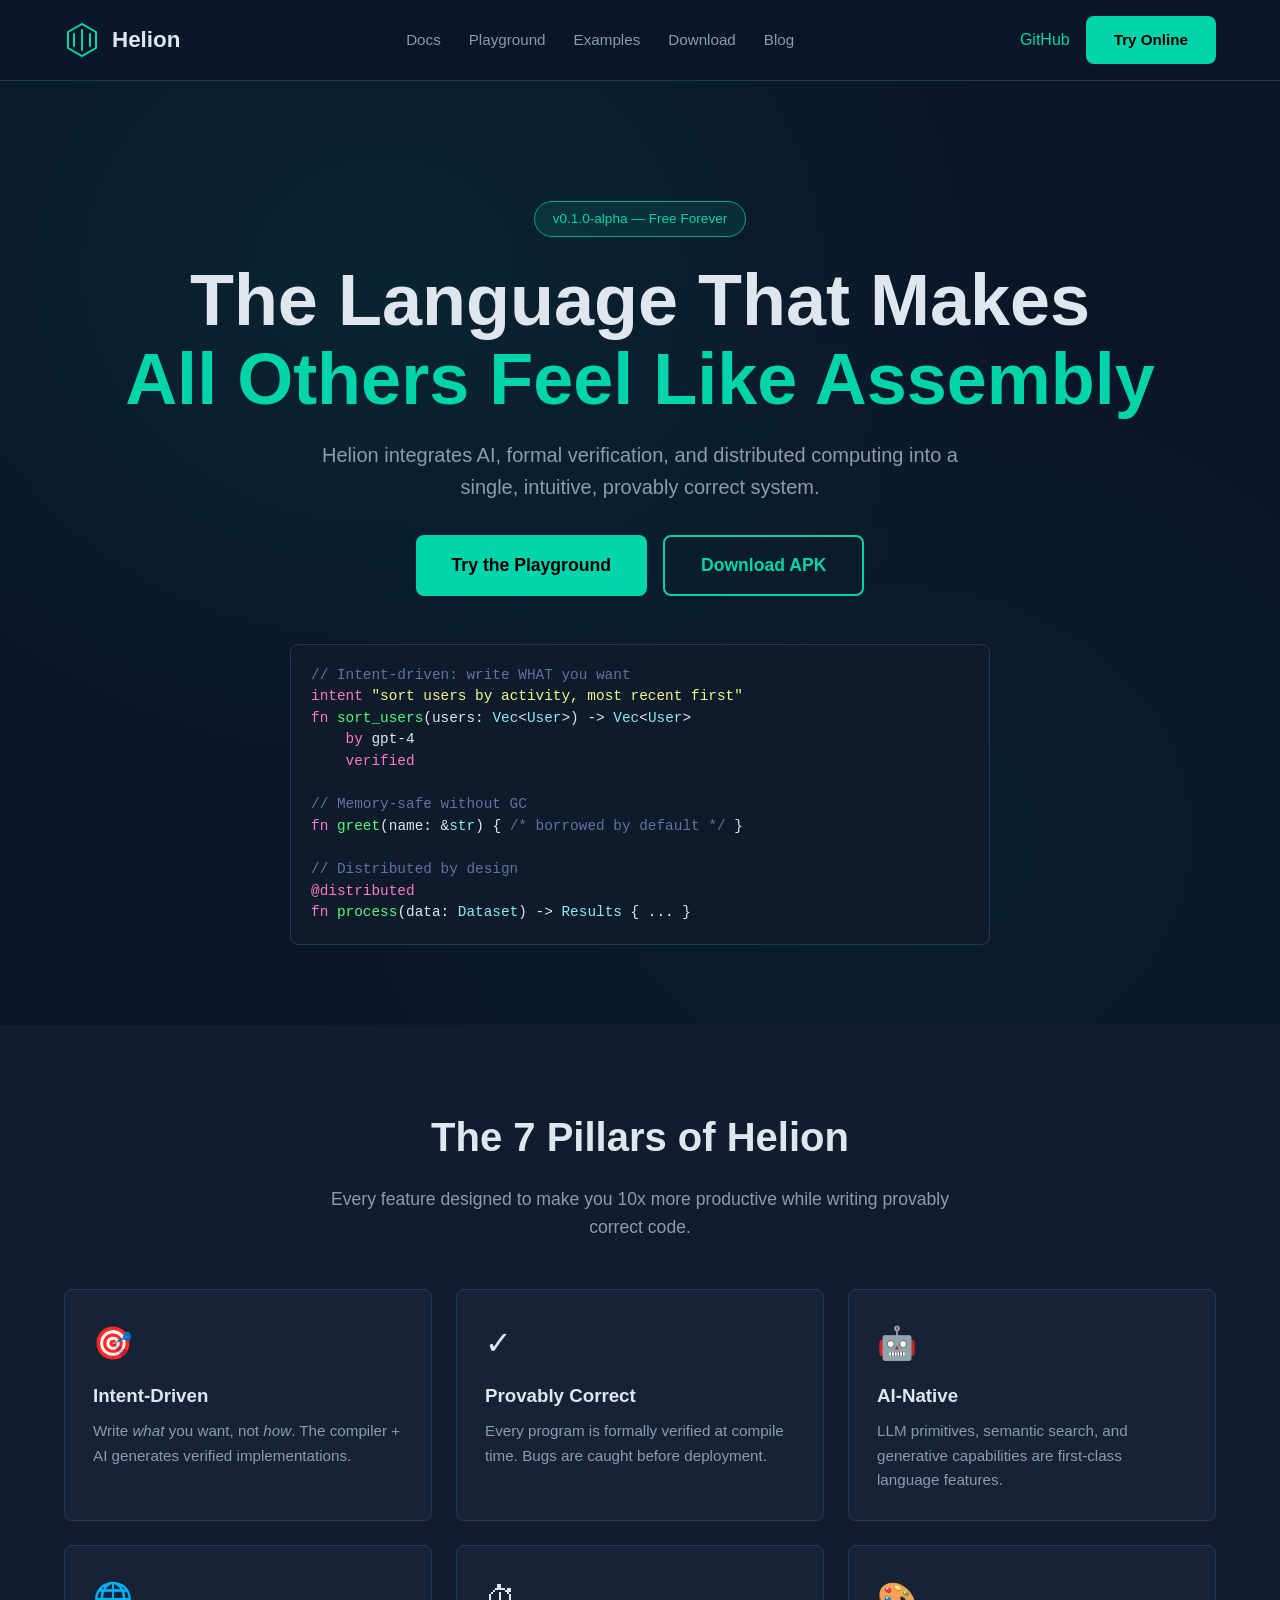
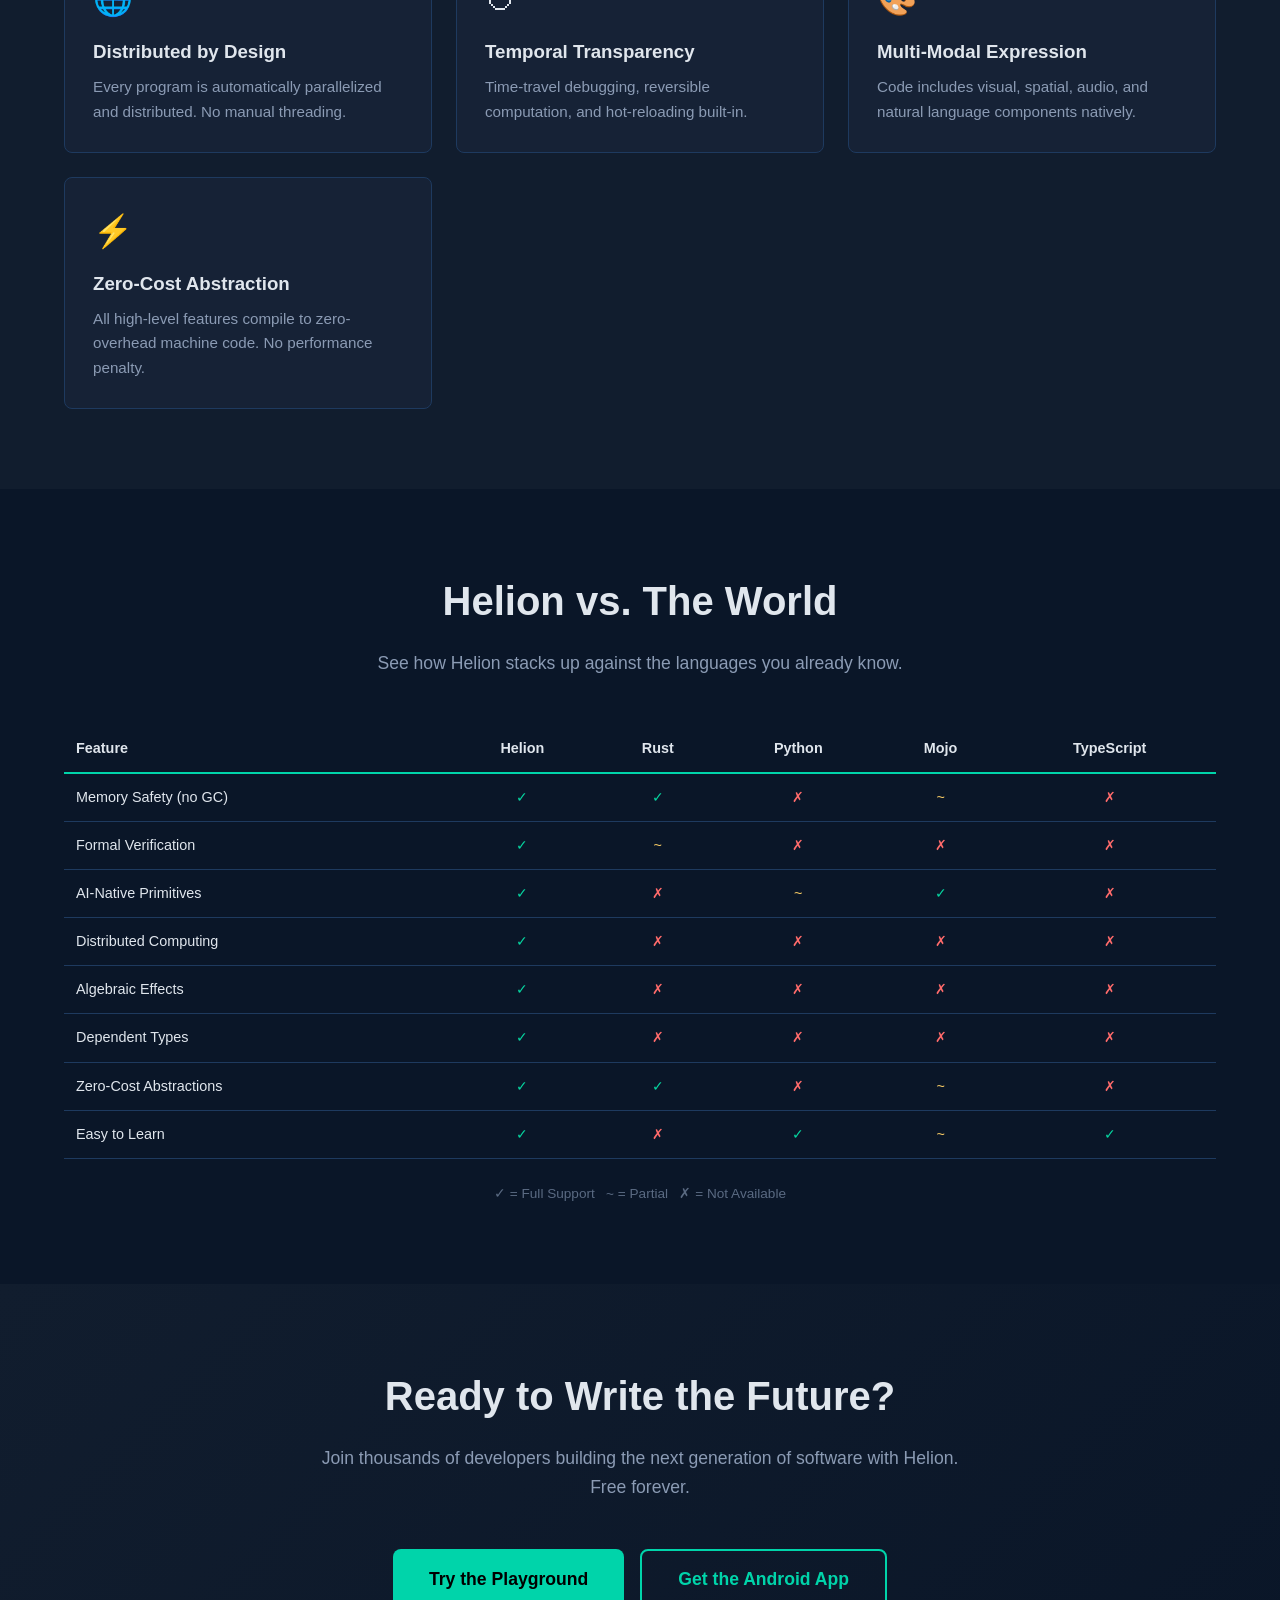
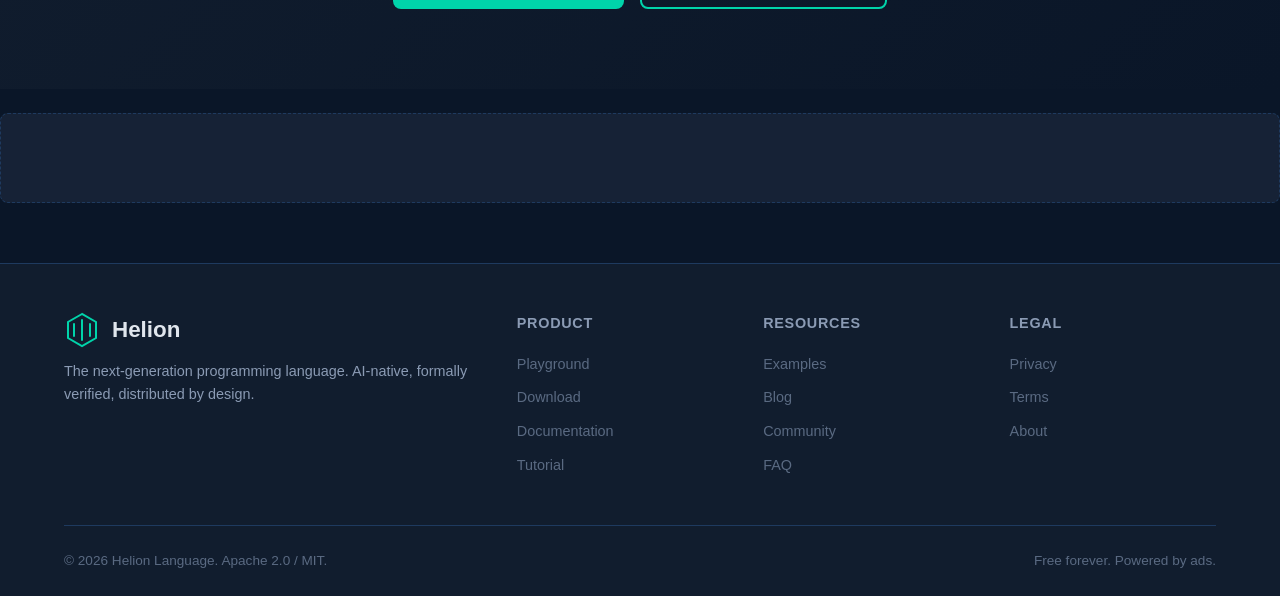
<file: index.html>
<!DOCTYPE html>
<html lang="en">
<head>
<meta charset="UTF-8">
<meta name="viewport" content="width=device-width,initial-scale=1">
<title>Helion - Next-Gen Programming Language | Helion</title>
<meta name="description" content="Helion - The next-generation programming language with AI, formal verification, and distributed computing.">
<meta property="og:title" content="Helion - Next-Gen Programming Language | Helion">
<meta property="og:description" content="The programming language that makes all others feel like assembly.">
<meta name="twitter:card" content="summary_large_image">
<link rel="icon" type="image/svg+xml" href="img/favicon.svg">
<link rel="stylesheet" href="css/style.css">
<script async src="https://pagead2.googlesyndication.com/pagead/js/adsbygoogle.js?client=ca-pub-HELION" crossorigin="anonymous"></script>
</head>
<body>
<header><div class="container"><nav>
<a href="index.html" class="logo">
<svg viewBox="0 0 36 36" fill="none" width="36" height="36"><path d="M18 2L4 10v16l14 8 14-8V10L18 2z" stroke="#00d4aa" stroke-width="2"/><path d="M18 8v20M10 12v12m16-12v12" stroke="#00d4aa" stroke-width="2" stroke-linecap="round"/></svg>
Helion
</a>
<ul class="nav-links" id="navLinks">
<li><a href="pages/docs.html">Docs</a></li>
<li><a href="pages/playground.html">Playground</a></li>
<li><a href="pages/examples.html">Examples</a></li>
<li><a href="pages/download.html">Download</a></li>
<li><a href="pages/blog.html">Blog</a></li>
</ul>
<div class="nav-cta">
<a href="https://github.com/helion-lang/helion" target="_blank" rel="noopener">GitHub</a>
<a href="pages/playground.html" class="btn btn-primary">Try Online</a>
</div>
<button class="mobile-menu-btn" onclick="document.getElementById('navLinks').classList.toggle('active')">&#9776;</button>
</nav></div></header><section class="hero" style="position:relative;overflow:hidden;padding:120px 0 80px;">
<div style="position:absolute;top:0;left:0;width:100%;height:100%;background:radial-gradient(ellipse at 30% 20%,rgba(0,212,170,0.08) 0%,transparent 50%),radial-gradient(ellipse at 70% 80%,rgba(0,168,132,0.06) 0%,transparent 50%);"></div>
<div class="container" style="position:relative;z-index:1;text-align:center;">
<div style="display:inline-block;background:rgba(0,212,170,0.1);border:1px solid var(--accent-dark);border-radius:100px;padding:6px 18px;font-size:0.85rem;color:var(--accent);margin-bottom:24px;">v0.1.0-alpha &mdash; Free Forever</div>
<h1 style="font-size:clamp(2.5rem,6vw,4.5rem);font-weight:900;line-height:1.1;margin-bottom:20px;">The Language That Makes<br><span style="color:var(--accent);">All Others Feel Like Assembly</span></h1>
<p style="font-size:1.25rem;color:var(--text-secondary);max-width:640px;margin:0 auto 32px;">Helion integrates AI, formal verification, and distributed computing into a single, intuitive, provably correct system.</p>
<div style="display:flex;gap:16px;justify-content:center;flex-wrap:wrap;margin-bottom:48px;">
<a href="pages/playground.html" class="btn btn-primary btn-lg">Try the Playground</a>
<a href="pages/download.html" class="btn btn-secondary btn-lg">Download APK</a>
</div>
<div class="code-block" style="max-width:700px;margin:0 auto;text-align:left;">
<span class="cm">// Intent-driven: write WHAT you want</span><br>
<span class="kw">intent</span> <span class="str">"sort users by activity, most recent first"</span><br>
<span class="kw">fn</span> <span class="fn">sort_users</span>(users: <span class="type">Vec</span>&lt;<span class="type">User</span>&gt;) -&gt; <span class="type">Vec</span>&lt;<span class="type">User</span>&gt;<br>
&nbsp;&nbsp;&nbsp;&nbsp;<span class="kw">by</span> gpt-4<br>
&nbsp;&nbsp;&nbsp;&nbsp;<span class="kw">verified</span><br><br>
<span class="cm">// Memory-safe without GC</span><br>
<span class="kw">fn</span> <span class="fn">greet</span>(name: &<span class="type">str</span>) { <span class="cm">/* borrowed by default */</span> }<br><br>
<span class="cm">// Distributed by design</span><br>
<span class="kw">@distributed</span><br>
<span class="kw">fn</span> <span class="fn">process</span>(data: <span class="type">Dataset</span>) -&gt; <span class="type">Results</span> { ... }
</div>
</div>
</section><section class="section" style="background:var(--bg-secondary);">
<div class="container">
<h2 class="section-title">The 7 Pillars of Helion</h2>
<p class="section-subtitle">Every feature designed to make you 10x more productive while writing provably correct code.</p>
<div class="grid-3">
<div class="card"><div style="font-size:2rem;margin-bottom:12px;">&#127919;</div><h3 style="margin-bottom:8px;">Intent-Driven</h3><p style="color:var(--text-secondary);font-size:0.95rem;">Write <em>what</em> you want, not <em>how</em>. The compiler + AI generates verified implementations.</p></div>
<div class="card"><div style="font-size:2rem;margin-bottom:12px;">&#10003;</div><h3 style="margin-bottom:8px;">Provably Correct</h3><p style="color:var(--text-secondary);font-size:0.95rem;">Every program is formally verified at compile time. Bugs are caught before deployment.</p></div>
<div class="card"><div style="font-size:2rem;margin-bottom:12px;">&#129302;</div><h3 style="margin-bottom:8px;">AI-Native</h3><p style="color:var(--text-secondary);font-size:0.95rem;">LLM primitives, semantic search, and generative capabilities are first-class language features.</p></div>
<div class="card"><div style="font-size:2rem;margin-bottom:12px;">&#127760;</div><h3 style="margin-bottom:8px;">Distributed by Design</h3><p style="color:var(--text-secondary);font-size:0.95rem;">Every program is automatically parallelized and distributed. No manual threading.</p></div>
<div class="card"><div style="font-size:2rem;margin-bottom:12px;">&#9201;</div><h3 style="margin-bottom:8px;">Temporal Transparency</h3><p style="color:var(--text-secondary);font-size:0.95rem;">Time-travel debugging, reversible computation, and hot-reloading built-in.</p></div>
<div class="card"><div style="font-size:2rem;margin-bottom:12px;">&#127912;</div><h3 style="margin-bottom:8px;">Multi-Modal Expression</h3><p style="color:var(--text-secondary);font-size:0.95rem;">Code includes visual, spatial, audio, and natural language components natively.</p></div>
<div class="card"><div style="font-size:2rem;margin-bottom:12px;">&#9889;</div><h3 style="margin-bottom:8px;">Zero-Cost Abstraction</h3><p style="color:var(--text-secondary);font-size:0.95rem;">All high-level features compile to zero-overhead machine code. No performance penalty.</p></div>
</div>
</div>
</section><section class="section">
<div class="container">
<h2 class="section-title">Helion vs. The World</h2>
<p class="section-subtitle">See how Helion stacks up against the languages you already know.</p>
<div style="overflow-x:auto;">
<table style="width:100%;border-collapse:collapse;font-size:0.9rem;">
<thead><tr style="border-bottom:2px solid var(--accent);">
<th style="text-align:left;padding:12px;">Feature</th><th style="padding:12px;text-align:center;">Helion</th><th style="padding:12px;text-align:center;">Rust</th><th style="padding:12px;text-align:center;">Python</th><th style="padding:12px;text-align:center;">Mojo</th><th style="padding:12px;text-align:center;">TypeScript</th>
</tr></thead>
<tbody>
<tr style="border-bottom:1px solid var(--border);"><td style="padding:12px;">Memory Safety (no GC)</td><td style="text-align:center;color:var(--success);">&#10003;</td><td style="text-align:center;color:var(--success);">&#10003;</td><td style="text-align:center;color:var(--error);">&#10007;</td><td style="text-align:center;color:var(--warning);">~</td><td style="text-align:center;color:var(--error);">&#10007;</td></tr>
<tr style="border-bottom:1px solid var(--border);"><td style="padding:12px;">Formal Verification</td><td style="text-align:center;color:var(--success);">&#10003;</td><td style="text-align:center;color:var(--warning);">~</td><td style="text-align:center;color:var(--error);">&#10007;</td><td style="text-align:center;color:var(--error);">&#10007;</td><td style="text-align:center;color:var(--error);">&#10007;</td></tr>
<tr style="border-bottom:1px solid var(--border);"><td style="padding:12px;">AI-Native Primitives</td><td style="text-align:center;color:var(--success);">&#10003;</td><td style="text-align:center;color:var(--error);">&#10007;</td><td style="text-align:center;color:var(--warning);">~</td><td style="text-align:center;color:var(--success);">&#10003;</td><td style="text-align:center;color:var(--error);">&#10007;</td></tr>
<tr style="border-bottom:1px solid var(--border);"><td style="padding:12px;">Distributed Computing</td><td style="text-align:center;color:var(--success);">&#10003;</td><td style="text-align:center;color:var(--error);">&#10007;</td><td style="text-align:center;color:var(--error);">&#10007;</td><td style="text-align:center;color:var(--error);">&#10007;</td><td style="text-align:center;color:var(--error);">&#10007;</td></tr>
<tr style="border-bottom:1px solid var(--border);"><td style="padding:12px;">Algebraic Effects</td><td style="text-align:center;color:var(--success);">&#10003;</td><td style="text-align:center;color:var(--error);">&#10007;</td><td style="text-align:center;color:var(--error);">&#10007;</td><td style="text-align:center;color:var(--error);">&#10007;</td><td style="text-align:center;color:var(--error);">&#10007;</td></tr>
<tr style="border-bottom:1px solid var(--border);"><td style="padding:12px;">Dependent Types</td><td style="text-align:center;color:var(--success);">&#10003;</td><td style="text-align:center;color:var(--error);">&#10007;</td><td style="text-align:center;color:var(--error);">&#10007;</td><td style="text-align:center;color:var(--error);">&#10007;</td><td style="text-align:center;color:var(--error);">&#10007;</td></tr>
<tr style="border-bottom:1px solid var(--border);"><td style="padding:12px;">Zero-Cost Abstractions</td><td style="text-align:center;color:var(--success);">&#10003;</td><td style="text-align:center;color:var(--success);">&#10003;</td><td style="text-align:center;color:var(--error);">&#10007;</td><td style="text-align:center;color:var(--warning);">~</td><td style="text-align:center;color:var(--error);">&#10007;</td></tr>
<tr style="border-bottom:1px solid var(--border);"><td style="padding:12px;">Easy to Learn</td><td style="text-align:center;color:var(--success);">&#10003;</td><td style="text-align:center;color:var(--error);">&#10007;</td><td style="text-align:center;color:var(--success);">&#10003;</td><td style="text-align:center;color:var(--warning);">~</td><td style="text-align:center;color:var(--success);">&#10003;</td></tr>
</tbody>
</table>
</div>
<p style="text-align:center;margin-top:24px;color:var(--text-muted);font-size:0.85rem;">&#10003; = Full Support &nbsp; ~ = Partial &nbsp; &#10007; = Not Available</p>
</div>
</section><section class="section" style="background:linear-gradient(135deg,var(--bg-secondary) 0%,var(--bg-primary) 100%);text-align:center;">
<div class="container">
<h2 class="section-title">Ready to Write the Future?</h2>
<p class="section-subtitle">Join thousands of developers building the next generation of software with Helion. Free forever.</p>
<div style="display:flex;gap:16px;justify-content:center;flex-wrap:wrap;">
<a href="pages/playground.html" class="btn btn-primary btn-lg">Try the Playground</a>
<a href="pages/download.html" class="btn btn-secondary btn-lg">Get the Android App</a>
</div>
</div>
</section><div class="ad-slot">
<ins class="adsbygoogle" style="display:block" data-ad-client="ca-pub-HELION" data-ad-slot="1234567890" data-ad-format="auto" data-full-width-responsive="true"></ins>
<script>(adsbygoogle=window.adsbygoogle||[]).push({});</script>
</div><footer><div class="container">
<div class="footer-grid">
<div class="footer-brand">
<div class="logo"><svg viewBox="0 0 36 36" fill="none" width="28" height="28"><path d="M18 2L4 10v16l14 8 14-8V10L18 2z" stroke="#00d4aa" stroke-width="2"/><path d="M18 8v20M10 12v12m16-12v12" stroke="#00d4aa" stroke-width="2" stroke-linecap="round"/></svg>Helion</div>
<p>The next-generation programming language. AI-native, formally verified, distributed by design.</p>
</div>
<div class="footer-links"><h4>Product</h4><ul>
<li><a href="pages/playground.html">Playground</a></li>
<li><a href="pages/download.html">Download</a></li>
<li><a href="pages/docs.html">Documentation</a></li>
<li><a href="pages/tutorial.html">Tutorial</a></li>
</ul></div>
<div class="footer-links"><h4>Resources</h4><ul>
<li><a href="pages/examples.html">Examples</a></li>
<li><a href="pages/blog.html">Blog</a></li>
<li><a href="pages/community.html">Community</a></li>
<li><a href="pages/faq.html">FAQ</a></li>
</ul></div>
<div class="footer-links"><h4>Legal</h4><ul>
<li><a href="pages/privacy.html">Privacy</a></li>
<li><a href="pages/terms.html">Terms</a></li>
<li><a href="pages/about.html">About</a></li>
</ul></div>
</div>
<div class="footer-bottom">
<span>&copy; 2026 Helion Language. Apache 2.0 / MIT.</span>
<span>Free forever. Powered by ads.</span>
</div>
</div></footer>
<script src="js/app.js"></script>
</body>
</html>
</file>
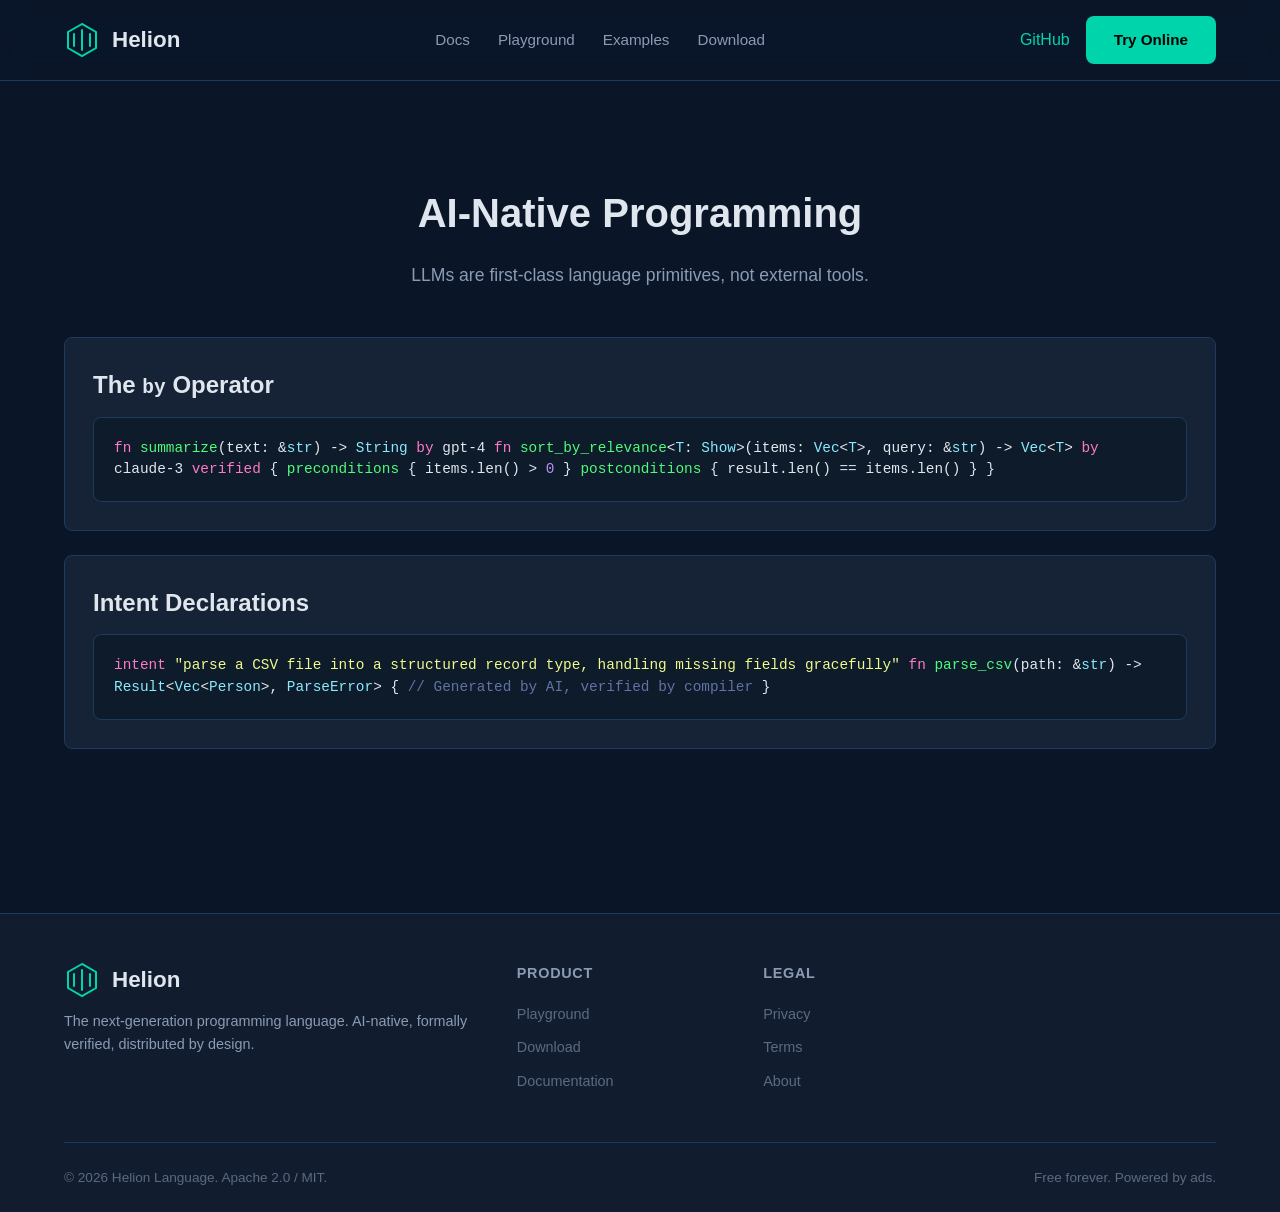
<file: docs/ai.html>
<!DOCTYPE html>
<html lang="en">
<head>
<meta charset="UTF-8">
<meta name="viewport" content="width=device-width,initial-scale=1">
<title>AI Integration | Helion</title>
<meta name="description" content="Helion - The next-generation programming language.">
<link rel="icon" type="image/svg+xml" href="../img/favicon.svg">
<link rel="stylesheet" href="../css/style.css">
</head>
<body>
<header><div class="container"><nav>
<a href="../index.html" class="logo">
<svg viewBox="0 0 36 36" fill="none" width="36" height="36"><path d="M18 2L4 10v16l14 8 14-8V10L18 2z" stroke="#00d4aa" stroke-width="2"/><path d="M18 8v20M10 12v12m16-12v12" stroke="#00d4aa" stroke-width="2" stroke-linecap="round"/></svg>
Helion
</a>
<ul class="nav-links" id="navLinks">
<li><a href="docs.html">Docs</a></li>
<li><a href="playground.html">Playground</a></li>
<li><a href="examples.html">Examples</a></li>
<li><a href="download.html">Download</a></li>
</ul>
<div class="nav-cta">
<a href="https://github.com/helion-lang/helion" target="_blank" rel="noopener">GitHub</a>
<a href="playground.html" class="btn btn-primary">Try Online</a>
</div>
<button class="mobile-menu-btn" onclick="document.getElementById('navLinks').classList.toggle('active')">&#9776;</button>
</nav></div></header>
<section class="section" style="padding-top:100px;"><div class="container">
<h1 class="section-title">AI-Native Programming</h1>
<p class="section-subtitle">LLMs are first-class language primitives, not external tools.</p>
<div class="card" style="margin-bottom:24px;"><h2>The <code>by</code> Operator</h2>
<div class="code-block" style="margin-top:12px;"><span class="kw">fn</span> <span class="fn">summarize</span>(text: &<span class="type">str</span>) -> <span class="type">String</span>
    <span class="kw">by</span> gpt-4

<span class="kw">fn</span> <span class="fn">sort_by_relevance</span>&lt;<span class="type">T</span>: <span class="type">Show</span>&gt;(items: <span class="type">Vec</span>&lt;<span class="type">T</span>&gt;, query: &<span class="type">str</span>) -> <span class="type">Vec</span>&lt;<span class="type">T</span>&gt;
    <span class="kw">by</span> claude-3
    <span class="kw">verified</span> {
        <span class="fn">preconditions</span> { items.len() > <span class="num">0</span> }
        <span class="fn">postconditions</span> { result.len() == items.len() }
    }</div></div>
<div class="card" style="margin-bottom:24px;"><h2>Intent Declarations</h2>
<div class="code-block" style="margin-top:12px;"><span class="kw">intent</span> <span class="str">"parse a CSV file into a structured record type, handling missing fields gracefully"</span>
<span class="kw">fn</span> <span class="fn">parse_csv</span>(path: &<span class="type">str</span>) -> <span class="type">Result</span>&lt;<span class="type">Vec</span>&lt;<span class="type">Person</span>&gt;, <span class="type">ParseError</span>&gt; {
    <span class="cm">// Generated by AI, verified by compiler</span>
}</div></div>
</div></section><footer><div class="container">
<div class="footer-grid">
<div class="footer-brand">
<div class="logo"><svg viewBox="0 0 36 36" fill="none" width="28" height="28"><path d="M18 2L4 10v16l14 8 14-8V10L18 2z" stroke="#00d4aa" stroke-width="2"/><path d="M18 8v20M10 12v12m16-12v12" stroke="#00d4aa" stroke-width="2" stroke-linecap="round"/></svg>Helion</div>
<p>The next-generation programming language. AI-native, formally verified, distributed by design.</p>
</div>
<div class="footer-links"><h4>Product</h4><ul>
<li><a href="playground.html">Playground</a></li><li><a href="download.html">Download</a></li><li><a href="docs.html">Documentation</a></li>
</ul></div>
<div class="footer-links"><h4>Legal</h4><ul>
<li><a href="privacy.html">Privacy</a></li><li><a href="terms.html">Terms</a></li><li><a href="about.html">About</a></li>
</ul></div>
</div>
<div class="footer-bottom">
<span>&copy; 2026 Helion Language. Apache 2.0 / MIT.</span>
<span>Free forever. Powered by ads.</span>
</div>
</div></footer>
<script src="../js/app.js"></script>
</body>
</html>
</file>
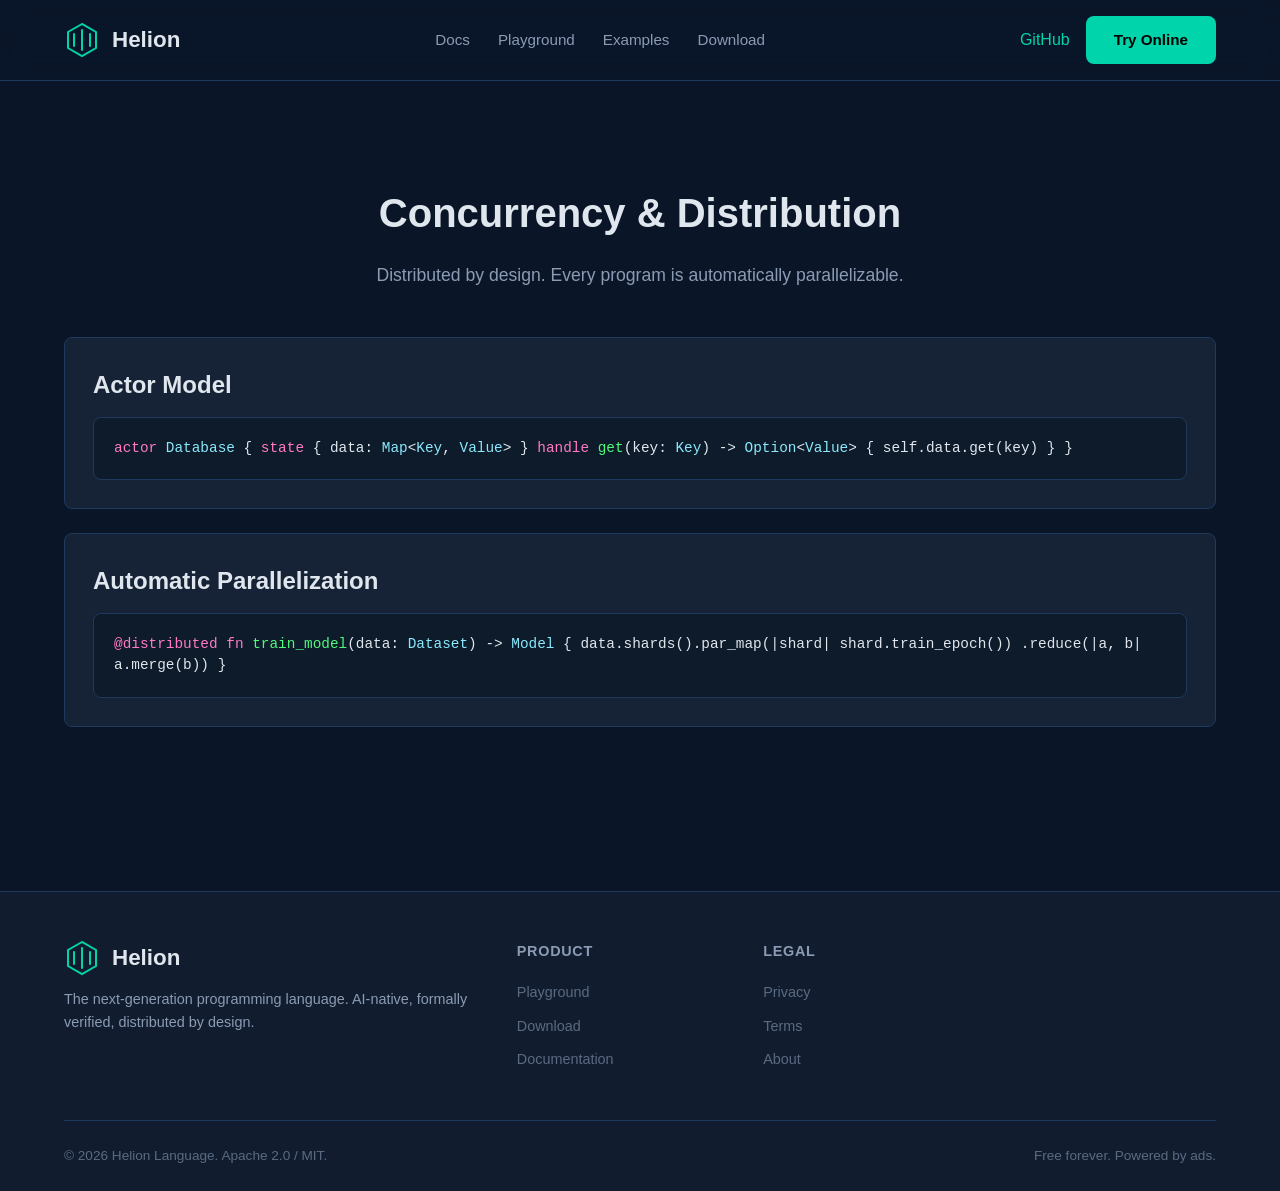
<file: docs/concurrent.html>
<!DOCTYPE html>
<html lang="en">
<head>
<meta charset="UTF-8">
<meta name="viewport" content="width=device-width,initial-scale=1">
<title>Concurrency | Helion</title>
<meta name="description" content="Helion - The next-generation programming language.">
<link rel="icon" type="image/svg+xml" href="../img/favicon.svg">
<link rel="stylesheet" href="../css/style.css">
</head>
<body>
<header><div class="container"><nav>
<a href="../index.html" class="logo">
<svg viewBox="0 0 36 36" fill="none" width="36" height="36"><path d="M18 2L4 10v16l14 8 14-8V10L18 2z" stroke="#00d4aa" stroke-width="2"/><path d="M18 8v20M10 12v12m16-12v12" stroke="#00d4aa" stroke-width="2" stroke-linecap="round"/></svg>
Helion
</a>
<ul class="nav-links" id="navLinks">
<li><a href="docs.html">Docs</a></li>
<li><a href="playground.html">Playground</a></li>
<li><a href="examples.html">Examples</a></li>
<li><a href="download.html">Download</a></li>
</ul>
<div class="nav-cta">
<a href="https://github.com/helion-lang/helion" target="_blank" rel="noopener">GitHub</a>
<a href="playground.html" class="btn btn-primary">Try Online</a>
</div>
<button class="mobile-menu-btn" onclick="document.getElementById('navLinks').classList.toggle('active')">&#9776;</button>
</nav></div></header>
<section class="section" style="padding-top:100px;"><div class="container">
<h1 class="section-title">Concurrency & Distribution</h1>
<p class="section-subtitle">Distributed by design. Every program is automatically parallelizable.</p>
<div class="card" style="margin-bottom:24px;"><h2>Actor Model</h2>
<div class="code-block" style="margin-top:12px;"><span class="kw">actor</span> <span class="type">Database</span> {
    <span class="kw">state</span> { data: <span class="type">Map</span>&lt;<span class="type">Key</span>, <span class="type">Value</span>&gt; }
    <span class="kw">handle</span> <span class="fn">get</span>(key: <span class="type">Key</span>) -> <span class="type">Option</span>&lt;<span class="type">Value</span>&gt; {
        self.data.get(key)
    }
}</div></div>
<div class="card" style="margin-bottom:24px;"><h2>Automatic Parallelization</h2>
<div class="code-block" style="margin-top:12px;"><span class="kw">@distributed</span>
<span class="kw">fn</span> <span class="fn">train_model</span>(data: <span class="type">Dataset</span>) -> <span class="type">Model</span> {
    data.shards().par_map(|shard| shard.train_epoch())
        .reduce(|a, b| a.merge(b))
}</div></div>
</div></section><footer><div class="container">
<div class="footer-grid">
<div class="footer-brand">
<div class="logo"><svg viewBox="0 0 36 36" fill="none" width="28" height="28"><path d="M18 2L4 10v16l14 8 14-8V10L18 2z" stroke="#00d4aa" stroke-width="2"/><path d="M18 8v20M10 12v12m16-12v12" stroke="#00d4aa" stroke-width="2" stroke-linecap="round"/></svg>Helion</div>
<p>The next-generation programming language. AI-native, formally verified, distributed by design.</p>
</div>
<div class="footer-links"><h4>Product</h4><ul>
<li><a href="playground.html">Playground</a></li><li><a href="download.html">Download</a></li><li><a href="docs.html">Documentation</a></li>
</ul></div>
<div class="footer-links"><h4>Legal</h4><ul>
<li><a href="privacy.html">Privacy</a></li><li><a href="terms.html">Terms</a></li><li><a href="about.html">About</a></li>
</ul></div>
</div>
<div class="footer-bottom">
<span>&copy; 2026 Helion Language. Apache 2.0 / MIT.</span>
<span>Free forever. Powered by ads.</span>
</div>
</div></footer>
<script src="../js/app.js"></script>
</body>
</html>
</file>
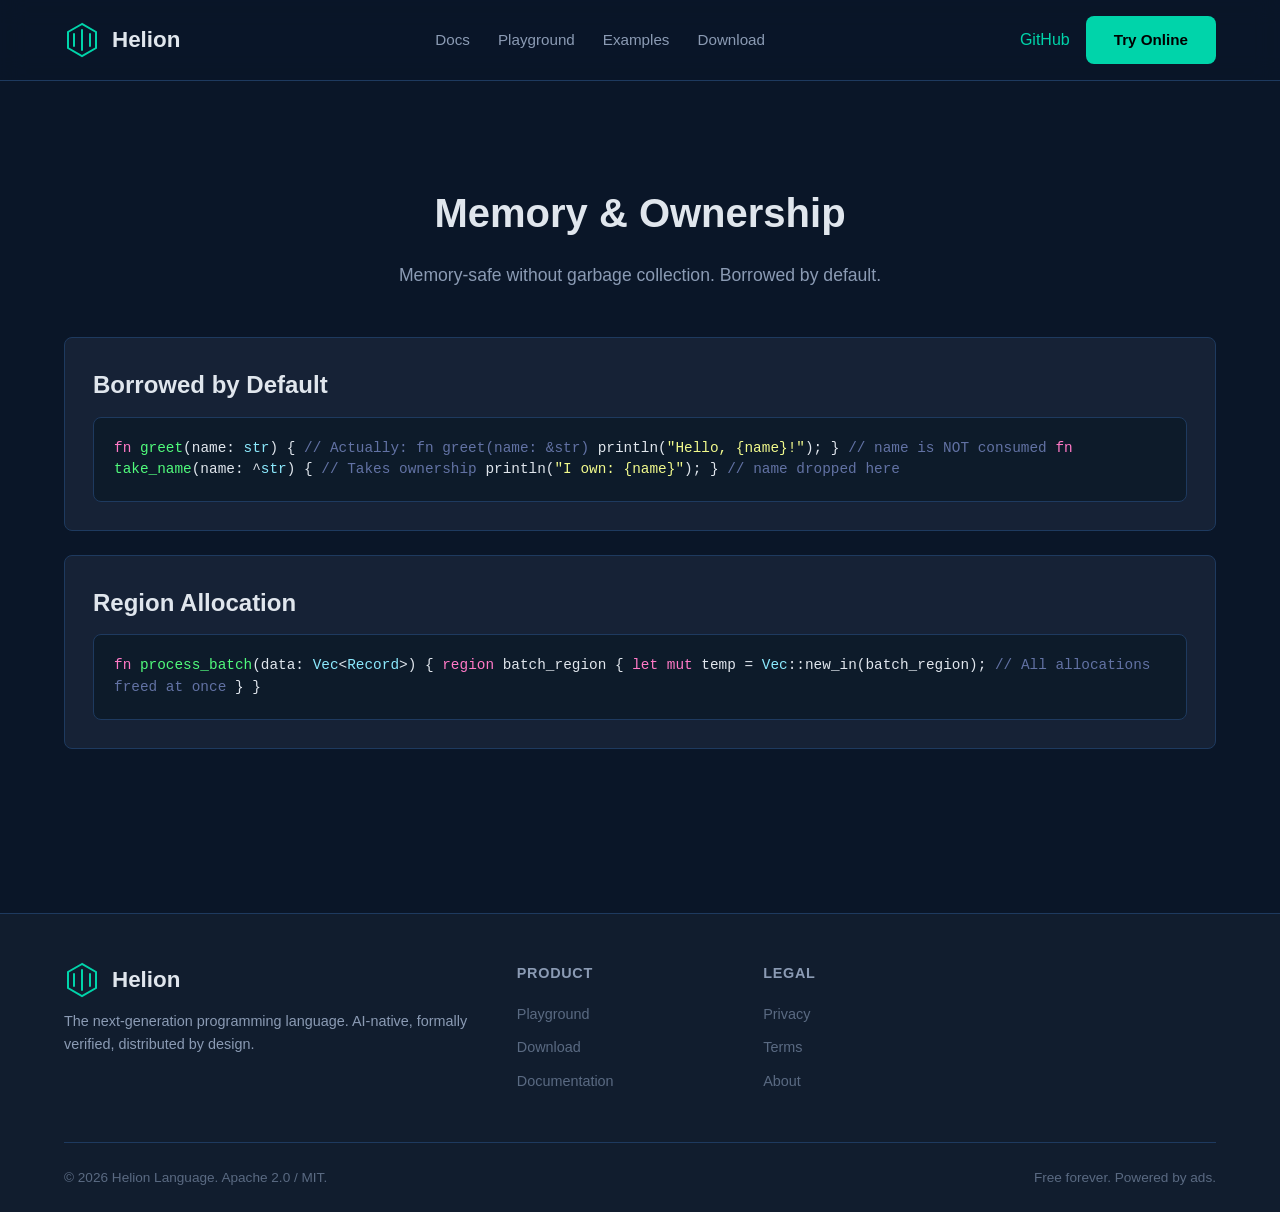
<file: docs/memory.html>
<!DOCTYPE html>
<html lang="en">
<head>
<meta charset="UTF-8">
<meta name="viewport" content="width=device-width,initial-scale=1">
<title>Memory Model | Helion</title>
<meta name="description" content="Helion - The next-generation programming language.">
<link rel="icon" type="image/svg+xml" href="../img/favicon.svg">
<link rel="stylesheet" href="../css/style.css">
</head>
<body>
<header><div class="container"><nav>
<a href="../index.html" class="logo">
<svg viewBox="0 0 36 36" fill="none" width="36" height="36"><path d="M18 2L4 10v16l14 8 14-8V10L18 2z" stroke="#00d4aa" stroke-width="2"/><path d="M18 8v20M10 12v12m16-12v12" stroke="#00d4aa" stroke-width="2" stroke-linecap="round"/></svg>
Helion
</a>
<ul class="nav-links" id="navLinks">
<li><a href="docs.html">Docs</a></li>
<li><a href="playground.html">Playground</a></li>
<li><a href="examples.html">Examples</a></li>
<li><a href="download.html">Download</a></li>
</ul>
<div class="nav-cta">
<a href="https://github.com/helion-lang/helion" target="_blank" rel="noopener">GitHub</a>
<a href="playground.html" class="btn btn-primary">Try Online</a>
</div>
<button class="mobile-menu-btn" onclick="document.getElementById('navLinks').classList.toggle('active')">&#9776;</button>
</nav></div></header>
<section class="section" style="padding-top:100px;"><div class="container">
<h1 class="section-title">Memory & Ownership</h1>
<p class="section-subtitle">Memory-safe without garbage collection. Borrowed by default.</p>
<div class="card" style="margin-bottom:24px;"><h2>Borrowed by Default</h2>
<div class="code-block" style="margin-top:12px;"><span class="kw">fn</span> <span class="fn">greet</span>(name: <span class="type">str</span>) {  <span class="cm">// Actually: fn greet(name: &str)</span>
    println(<span class="str">"Hello, {name}!"</span>);
}  <span class="cm">// name is NOT consumed</span>

<span class="kw">fn</span> <span class="fn">take_name</span>(name: ^<span class="type">str</span>) {  <span class="cm">// Takes ownership</span>
    println(<span class="str">"I own: {name}"</span>);
}  <span class="cm">// name dropped here</span></div></div>
<div class="card" style="margin-bottom:24px;"><h2>Region Allocation</h2>
<div class="code-block" style="margin-top:12px;"><span class="kw">fn</span> <span class="fn">process_batch</span>(data: <span class="type">Vec</span>&lt;<span class="type">Record</span>&gt;) {
    <span class="kw">region</span> batch_region {
        <span class="kw">let mut</span> temp = <span class="type">Vec</span>::new_in(batch_region);
        <span class="cm">// All allocations freed at once</span>
    }
}</div></div>
</div></section><footer><div class="container">
<div class="footer-grid">
<div class="footer-brand">
<div class="logo"><svg viewBox="0 0 36 36" fill="none" width="28" height="28"><path d="M18 2L4 10v16l14 8 14-8V10L18 2z" stroke="#00d4aa" stroke-width="2"/><path d="M18 8v20M10 12v12m16-12v12" stroke="#00d4aa" stroke-width="2" stroke-linecap="round"/></svg>Helion</div>
<p>The next-generation programming language. AI-native, formally verified, distributed by design.</p>
</div>
<div class="footer-links"><h4>Product</h4><ul>
<li><a href="playground.html">Playground</a></li><li><a href="download.html">Download</a></li><li><a href="docs.html">Documentation</a></li>
</ul></div>
<div class="footer-links"><h4>Legal</h4><ul>
<li><a href="privacy.html">Privacy</a></li><li><a href="terms.html">Terms</a></li><li><a href="about.html">About</a></li>
</ul></div>
</div>
<div class="footer-bottom">
<span>&copy; 2026 Helion Language. Apache 2.0 / MIT.</span>
<span>Free forever. Powered by ads.</span>
</div>
</div></footer>
<script src="../js/app.js"></script>
</body>
</html>
</file>
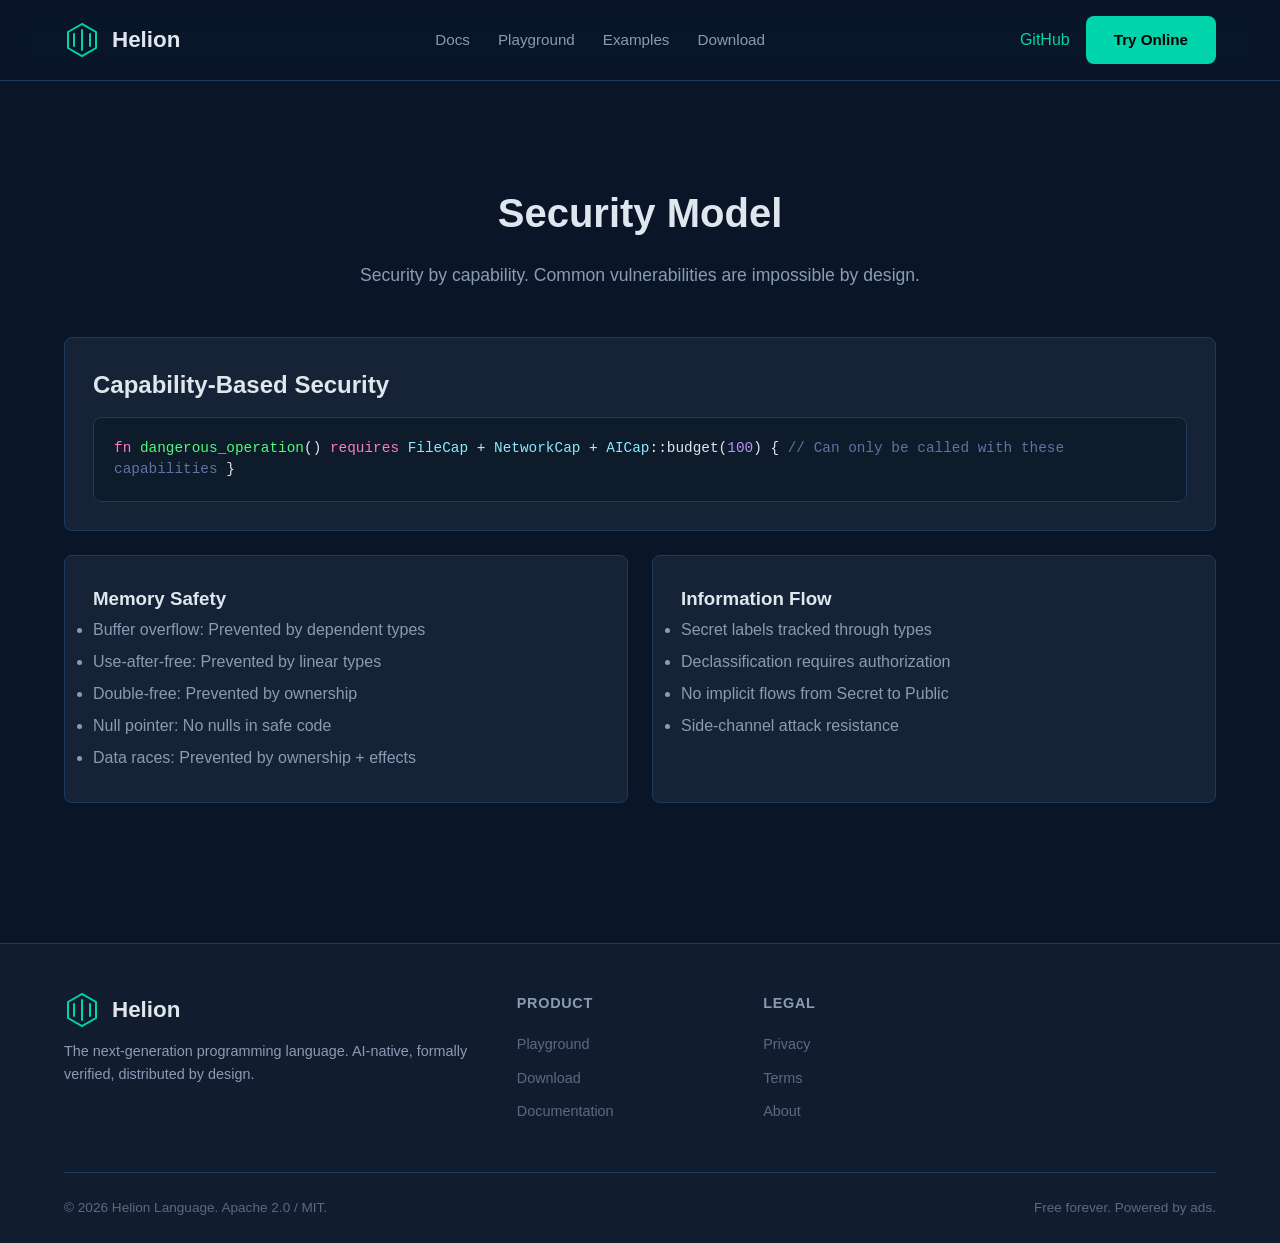
<file: docs/security.html>
<!DOCTYPE html>
<html lang="en">
<head>
<meta charset="UTF-8">
<meta name="viewport" content="width=device-width,initial-scale=1">
<title>Security | Helion</title>
<meta name="description" content="Helion - The next-generation programming language.">
<link rel="icon" type="image/svg+xml" href="../img/favicon.svg">
<link rel="stylesheet" href="../css/style.css">
</head>
<body>
<header><div class="container"><nav>
<a href="../index.html" class="logo">
<svg viewBox="0 0 36 36" fill="none" width="36" height="36"><path d="M18 2L4 10v16l14 8 14-8V10L18 2z" stroke="#00d4aa" stroke-width="2"/><path d="M18 8v20M10 12v12m16-12v12" stroke="#00d4aa" stroke-width="2" stroke-linecap="round"/></svg>
Helion
</a>
<ul class="nav-links" id="navLinks">
<li><a href="docs.html">Docs</a></li>
<li><a href="playground.html">Playground</a></li>
<li><a href="examples.html">Examples</a></li>
<li><a href="download.html">Download</a></li>
</ul>
<div class="nav-cta">
<a href="https://github.com/helion-lang/helion" target="_blank" rel="noopener">GitHub</a>
<a href="playground.html" class="btn btn-primary">Try Online</a>
</div>
<button class="mobile-menu-btn" onclick="document.getElementById('navLinks').classList.toggle('active')">&#9776;</button>
</nav></div></header>
<section class="section" style="padding-top:100px;"><div class="container">
<h1 class="section-title">Security Model</h1>
<p class="section-subtitle">Security by capability. Common vulnerabilities are impossible by design.</p>
<div class="card" style="margin-bottom:24px;"><h2>Capability-Based Security</h2>
<div class="code-block" style="margin-top:12px;"><span class="kw">fn</span> <span class="fn">dangerous_operation</span>()
    <span class="kw">requires</span> <span class="type">FileCap</span> + <span class="type">NetworkCap</span> + <span class="type">AICap</span>::budget(<span class="num">100</span>)
{
    <span class="cm">// Can only be called with these capabilities</span>
}</div></div>
<div class="grid-2">
<div class="card"><h3>Memory Safety</h3><ul style="color:var(--text-secondary);line-height:2;">
<li>Buffer overflow: Prevented by dependent types</li>
<li>Use-after-free: Prevented by linear types</li>
<li>Double-free: Prevented by ownership</li>
<li>Null pointer: No nulls in safe code</li>
<li>Data races: Prevented by ownership + effects</li>
</ul></div>
<div class="card"><h3>Information Flow</h3><ul style="color:var(--text-secondary);line-height:2;">
<li>Secret labels tracked through types</li>
<li>Declassification requires authorization</li>
<li>No implicit flows from Secret to Public</li>
<li>Side-channel attack resistance</li>
</ul></div>
</div>
</div></section><footer><div class="container">
<div class="footer-grid">
<div class="footer-brand">
<div class="logo"><svg viewBox="0 0 36 36" fill="none" width="28" height="28"><path d="M18 2L4 10v16l14 8 14-8V10L18 2z" stroke="#00d4aa" stroke-width="2"/><path d="M18 8v20M10 12v12m16-12v12" stroke="#00d4aa" stroke-width="2" stroke-linecap="round"/></svg>Helion</div>
<p>The next-generation programming language. AI-native, formally verified, distributed by design.</p>
</div>
<div class="footer-links"><h4>Product</h4><ul>
<li><a href="playground.html">Playground</a></li><li><a href="download.html">Download</a></li><li><a href="docs.html">Documentation</a></li>
</ul></div>
<div class="footer-links"><h4>Legal</h4><ul>
<li><a href="privacy.html">Privacy</a></li><li><a href="terms.html">Terms</a></li><li><a href="about.html">About</a></li>
</ul></div>
</div>
<div class="footer-bottom">
<span>&copy; 2026 Helion Language. Apache 2.0 / MIT.</span>
<span>Free forever. Powered by ads.</span>
</div>
</div></footer>
<script src="../js/app.js"></script>
</body>
</html>
</file>
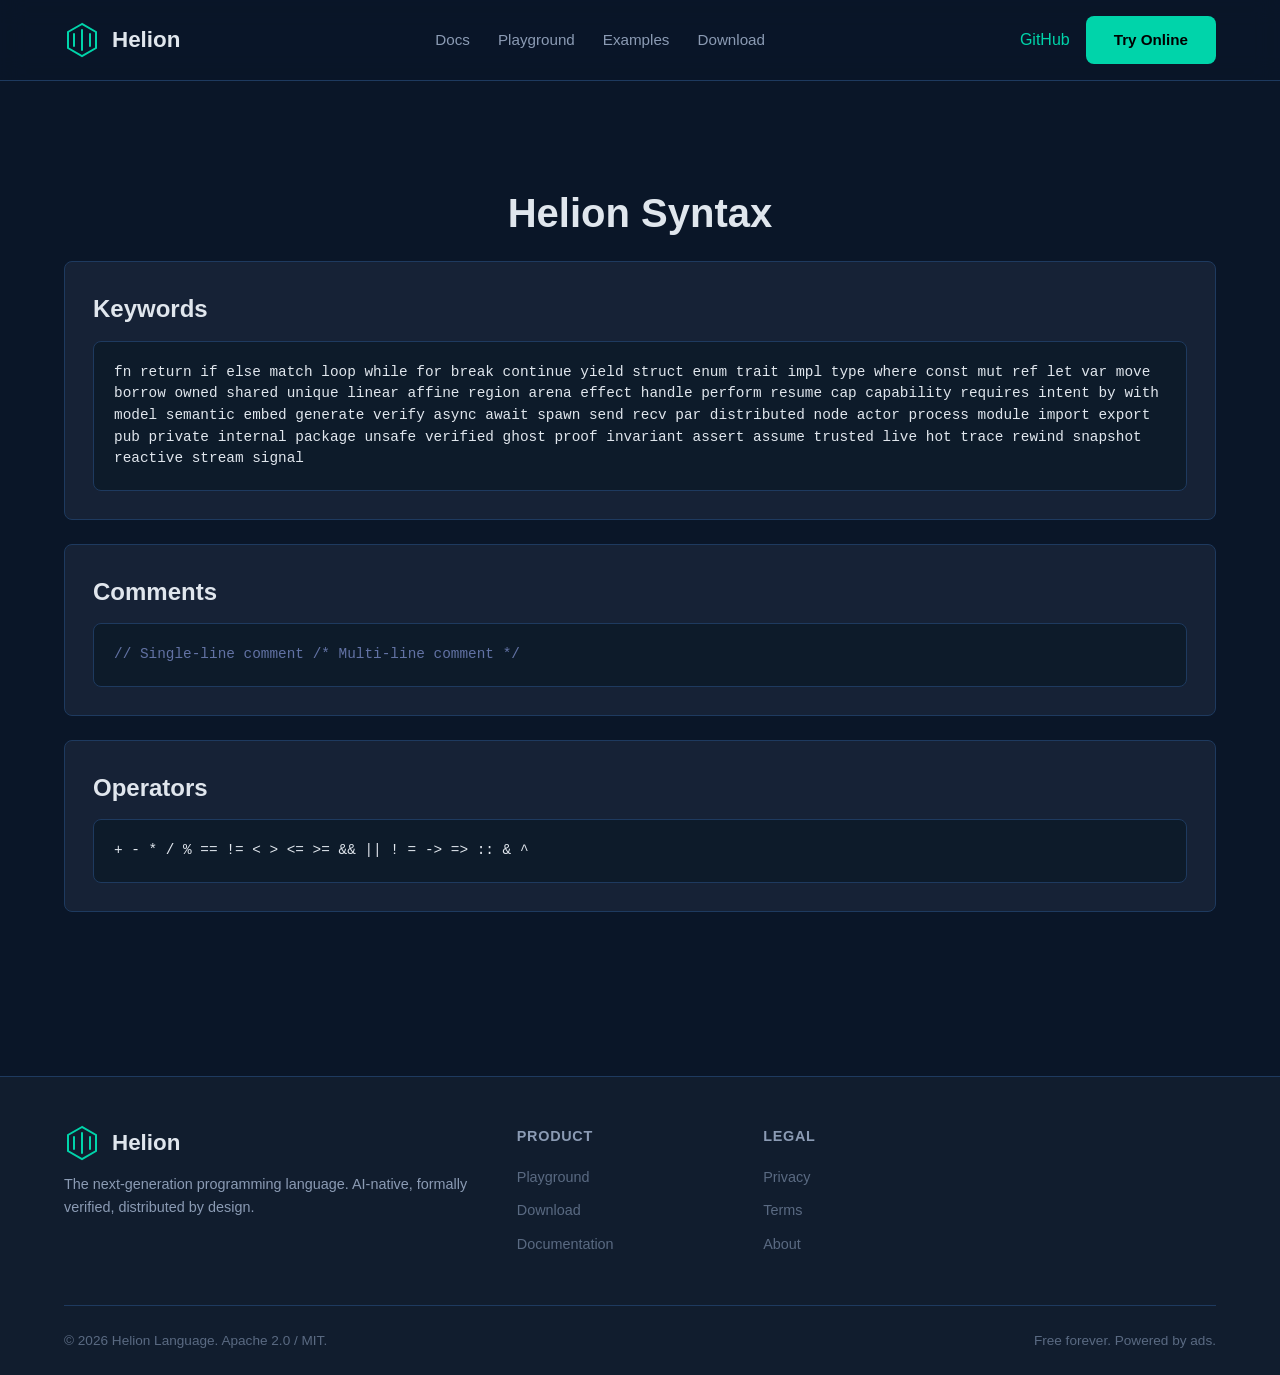
<file: docs/syntax.html>
<!DOCTYPE html>
<html lang="en">
<head>
<meta charset="UTF-8">
<meta name="viewport" content="width=device-width,initial-scale=1">
<title>Syntax Guide | Helion</title>
<meta name="description" content="Helion - The next-generation programming language.">
<link rel="icon" type="image/svg+xml" href="../img/favicon.svg">
<link rel="stylesheet" href="../css/style.css">
</head>
<body>
<header><div class="container"><nav>
<a href="../index.html" class="logo">
<svg viewBox="0 0 36 36" fill="none" width="36" height="36"><path d="M18 2L4 10v16l14 8 14-8V10L18 2z" stroke="#00d4aa" stroke-width="2"/><path d="M18 8v20M10 12v12m16-12v12" stroke="#00d4aa" stroke-width="2" stroke-linecap="round"/></svg>
Helion
</a>
<ul class="nav-links" id="navLinks">
<li><a href="docs.html">Docs</a></li>
<li><a href="playground.html">Playground</a></li>
<li><a href="examples.html">Examples</a></li>
<li><a href="download.html">Download</a></li>
</ul>
<div class="nav-cta">
<a href="https://github.com/helion-lang/helion" target="_blank" rel="noopener">GitHub</a>
<a href="playground.html" class="btn btn-primary">Try Online</a>
</div>
<button class="mobile-menu-btn" onclick="document.getElementById('navLinks').classList.toggle('active')">&#9776;</button>
</nav></div></header>
<section class="section" style="padding-top:100px;"><div class="container">
<h1 class="section-title">Helion Syntax</h1>
<div class="card" style="margin-bottom:24px;"><h2>Keywords</h2>
<div class="code-block" style="margin-top:12px;">fn return if else match loop while for break continue yield
struct enum trait impl type where const mut ref let var
move borrow owned shared unique linear affine region arena
effect handle perform resume cap capability requires
intent by with model semantic embed generate verify
async await spawn send recv par distributed node actor process
module import export pub private internal package
unsafe verified ghost proof invariant assert assume trusted
live hot trace rewind snapshot reactive stream signal</div></div>
<div class="card" style="margin-bottom:24px;"><h2>Comments</h2>
<div class="code-block" style="margin-top:12px;"><span class="cm">// Single-line comment</span>
<span class="cm">/* Multi-line
   comment */</span></div></div>
<div class="card" style="margin-bottom:24px;"><h2>Operators</h2>
<div class="code-block" style="margin-top:12px;">+ - * / % == != < > <= >= && || ! = -> => :: & ^</div></div>
</div></section><footer><div class="container">
<div class="footer-grid">
<div class="footer-brand">
<div class="logo"><svg viewBox="0 0 36 36" fill="none" width="28" height="28"><path d="M18 2L4 10v16l14 8 14-8V10L18 2z" stroke="#00d4aa" stroke-width="2"/><path d="M18 8v20M10 12v12m16-12v12" stroke="#00d4aa" stroke-width="2" stroke-linecap="round"/></svg>Helion</div>
<p>The next-generation programming language. AI-native, formally verified, distributed by design.</p>
</div>
<div class="footer-links"><h4>Product</h4><ul>
<li><a href="playground.html">Playground</a></li><li><a href="download.html">Download</a></li><li><a href="docs.html">Documentation</a></li>
</ul></div>
<div class="footer-links"><h4>Legal</h4><ul>
<li><a href="privacy.html">Privacy</a></li><li><a href="terms.html">Terms</a></li><li><a href="about.html">About</a></li>
</ul></div>
</div>
<div class="footer-bottom">
<span>&copy; 2026 Helion Language. Apache 2.0 / MIT.</span>
<span>Free forever. Powered by ads.</span>
</div>
</div></footer>
<script src="../js/app.js"></script>
</body>
</html>
</file>
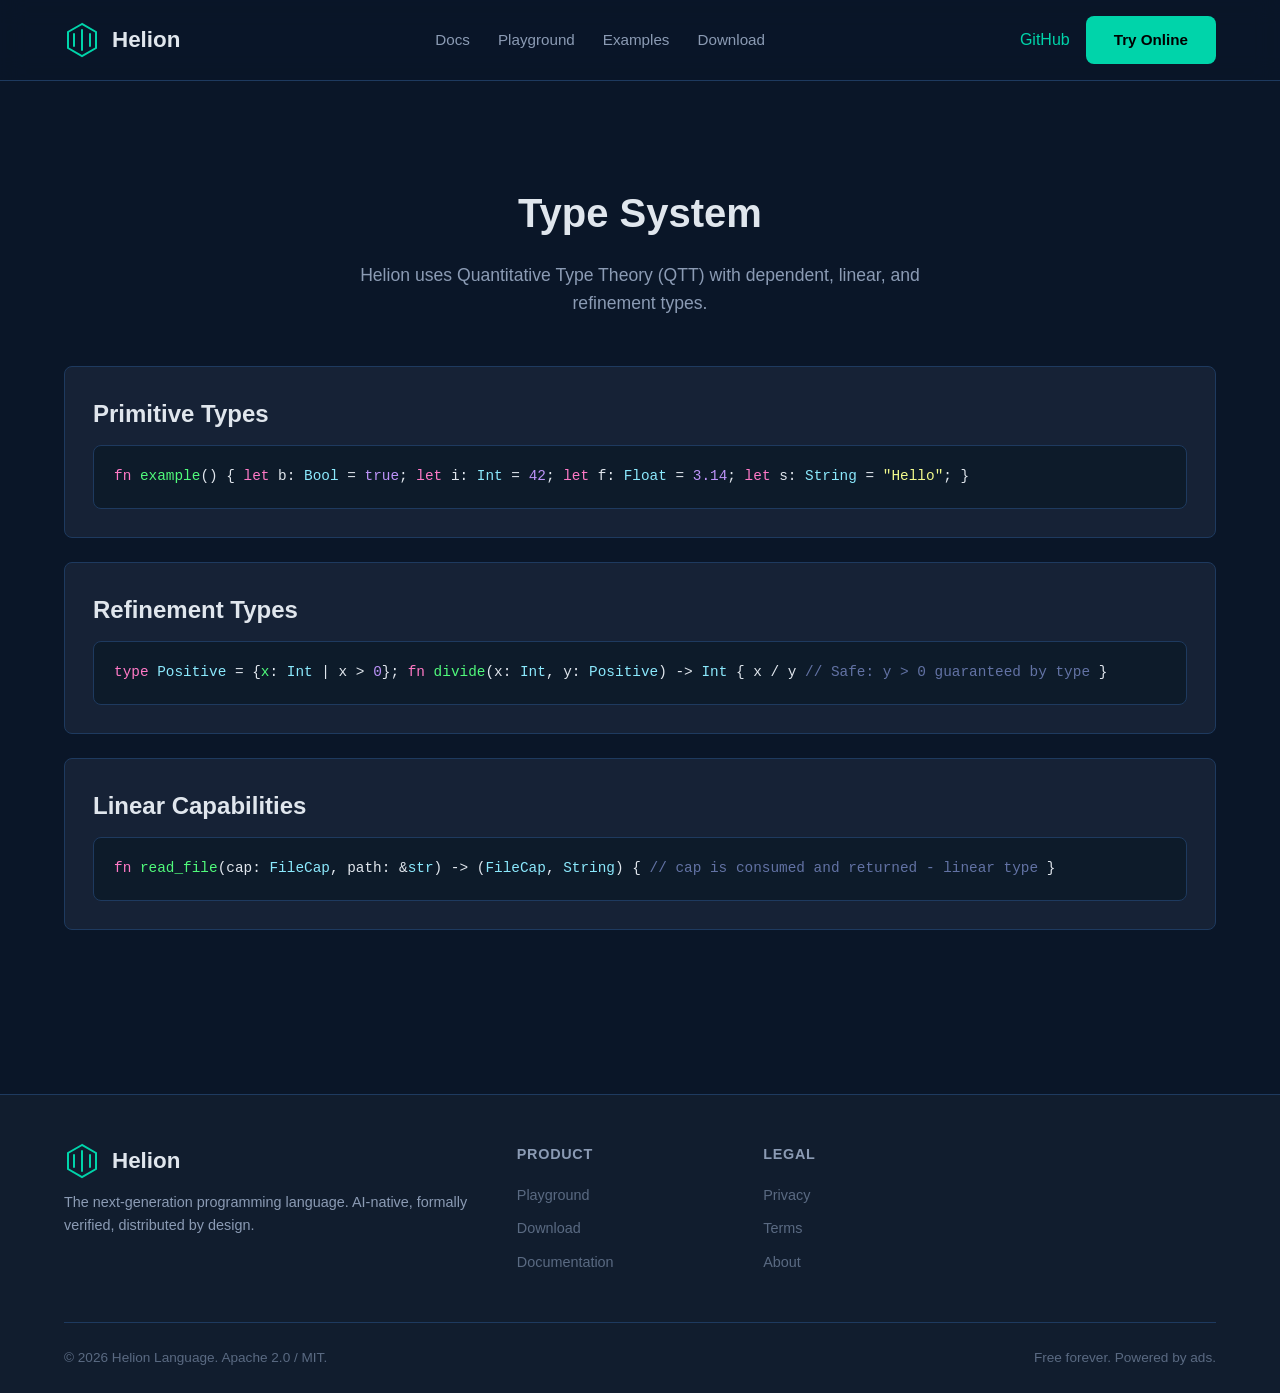
<file: docs/types.html>
<!DOCTYPE html>
<html lang="en">
<head>
<meta charset="UTF-8">
<meta name="viewport" content="width=device-width,initial-scale=1">
<title>Type System | Helion</title>
<meta name="description" content="Helion - The next-generation programming language.">
<link rel="icon" type="image/svg+xml" href="../img/favicon.svg">
<link rel="stylesheet" href="../css/style.css">
</head>
<body>
<header><div class="container"><nav>
<a href="../index.html" class="logo">
<svg viewBox="0 0 36 36" fill="none" width="36" height="36"><path d="M18 2L4 10v16l14 8 14-8V10L18 2z" stroke="#00d4aa" stroke-width="2"/><path d="M18 8v20M10 12v12m16-12v12" stroke="#00d4aa" stroke-width="2" stroke-linecap="round"/></svg>
Helion
</a>
<ul class="nav-links" id="navLinks">
<li><a href="docs.html">Docs</a></li>
<li><a href="playground.html">Playground</a></li>
<li><a href="examples.html">Examples</a></li>
<li><a href="download.html">Download</a></li>
</ul>
<div class="nav-cta">
<a href="https://github.com/helion-lang/helion" target="_blank" rel="noopener">GitHub</a>
<a href="playground.html" class="btn btn-primary">Try Online</a>
</div>
<button class="mobile-menu-btn" onclick="document.getElementById('navLinks').classList.toggle('active')">&#9776;</button>
</nav></div></header>
<section class="section" style="padding-top:100px;"><div class="container">
<h1 class="section-title">Type System</h1>
<p class="section-subtitle">Helion uses Quantitative Type Theory (QTT) with dependent, linear, and refinement types.</p>
<div class="card" style="margin-bottom:24px;"><h2>Primitive Types</h2>
<div class="code-block" style="margin-top:12px;"><span class="kw">fn</span> <span class="fn">example</span>() {
    <span class="kw">let</span> b: <span class="type">Bool</span> = <span class="num">true</span>;
    <span class="kw">let</span> i: <span class="type">Int</span> = <span class="num">42</span>;
    <span class="kw">let</span> f: <span class="type">Float</span> = <span class="num">3.14</span>;
    <span class="kw">let</span> s: <span class="type">String</span> = <span class="str">"Hello"</span>;
}</div></div>
<div class="card" style="margin-bottom:24px;"><h2>Refinement Types</h2>
<div class="code-block" style="margin-top:12px;"><span class="kw">type</span> <span class="type">Positive</span> = {<span class="fn">x</span>: <span class="type">Int</span> | x > <span class="num">0</span>};
<span class="kw">fn</span> <span class="fn">divide</span>(x: <span class="type">Int</span>, y: <span class="type">Positive</span>) -> <span class="type">Int</span> {
    x / y  <span class="cm">// Safe: y > 0 guaranteed by type</span>
}</div></div>
<div class="card" style="margin-bottom:24px;"><h2>Linear Capabilities</h2>
<div class="code-block" style="margin-top:12px;"><span class="kw">fn</span> <span class="fn">read_file</span>(cap: <span class="type">FileCap</span>, path: &<span class="type">str</span>) -> (<span class="type">FileCap</span>, <span class="type">String</span>) {
    <span class="cm">// cap is consumed and returned - linear type</span>
}</div></div>
</div></section><footer><div class="container">
<div class="footer-grid">
<div class="footer-brand">
<div class="logo"><svg viewBox="0 0 36 36" fill="none" width="28" height="28"><path d="M18 2L4 10v16l14 8 14-8V10L18 2z" stroke="#00d4aa" stroke-width="2"/><path d="M18 8v20M10 12v12m16-12v12" stroke="#00d4aa" stroke-width="2" stroke-linecap="round"/></svg>Helion</div>
<p>The next-generation programming language. AI-native, formally verified, distributed by design.</p>
</div>
<div class="footer-links"><h4>Product</h4><ul>
<li><a href="playground.html">Playground</a></li><li><a href="download.html">Download</a></li><li><a href="docs.html">Documentation</a></li>
</ul></div>
<div class="footer-links"><h4>Legal</h4><ul>
<li><a href="privacy.html">Privacy</a></li><li><a href="terms.html">Terms</a></li><li><a href="about.html">About</a></li>
</ul></div>
</div>
<div class="footer-bottom">
<span>&copy; 2026 Helion Language. Apache 2.0 / MIT.</span>
<span>Free forever. Powered by ads.</span>
</div>
</div></footer>
<script src="../js/app.js"></script>
</body>
</html>
</file>
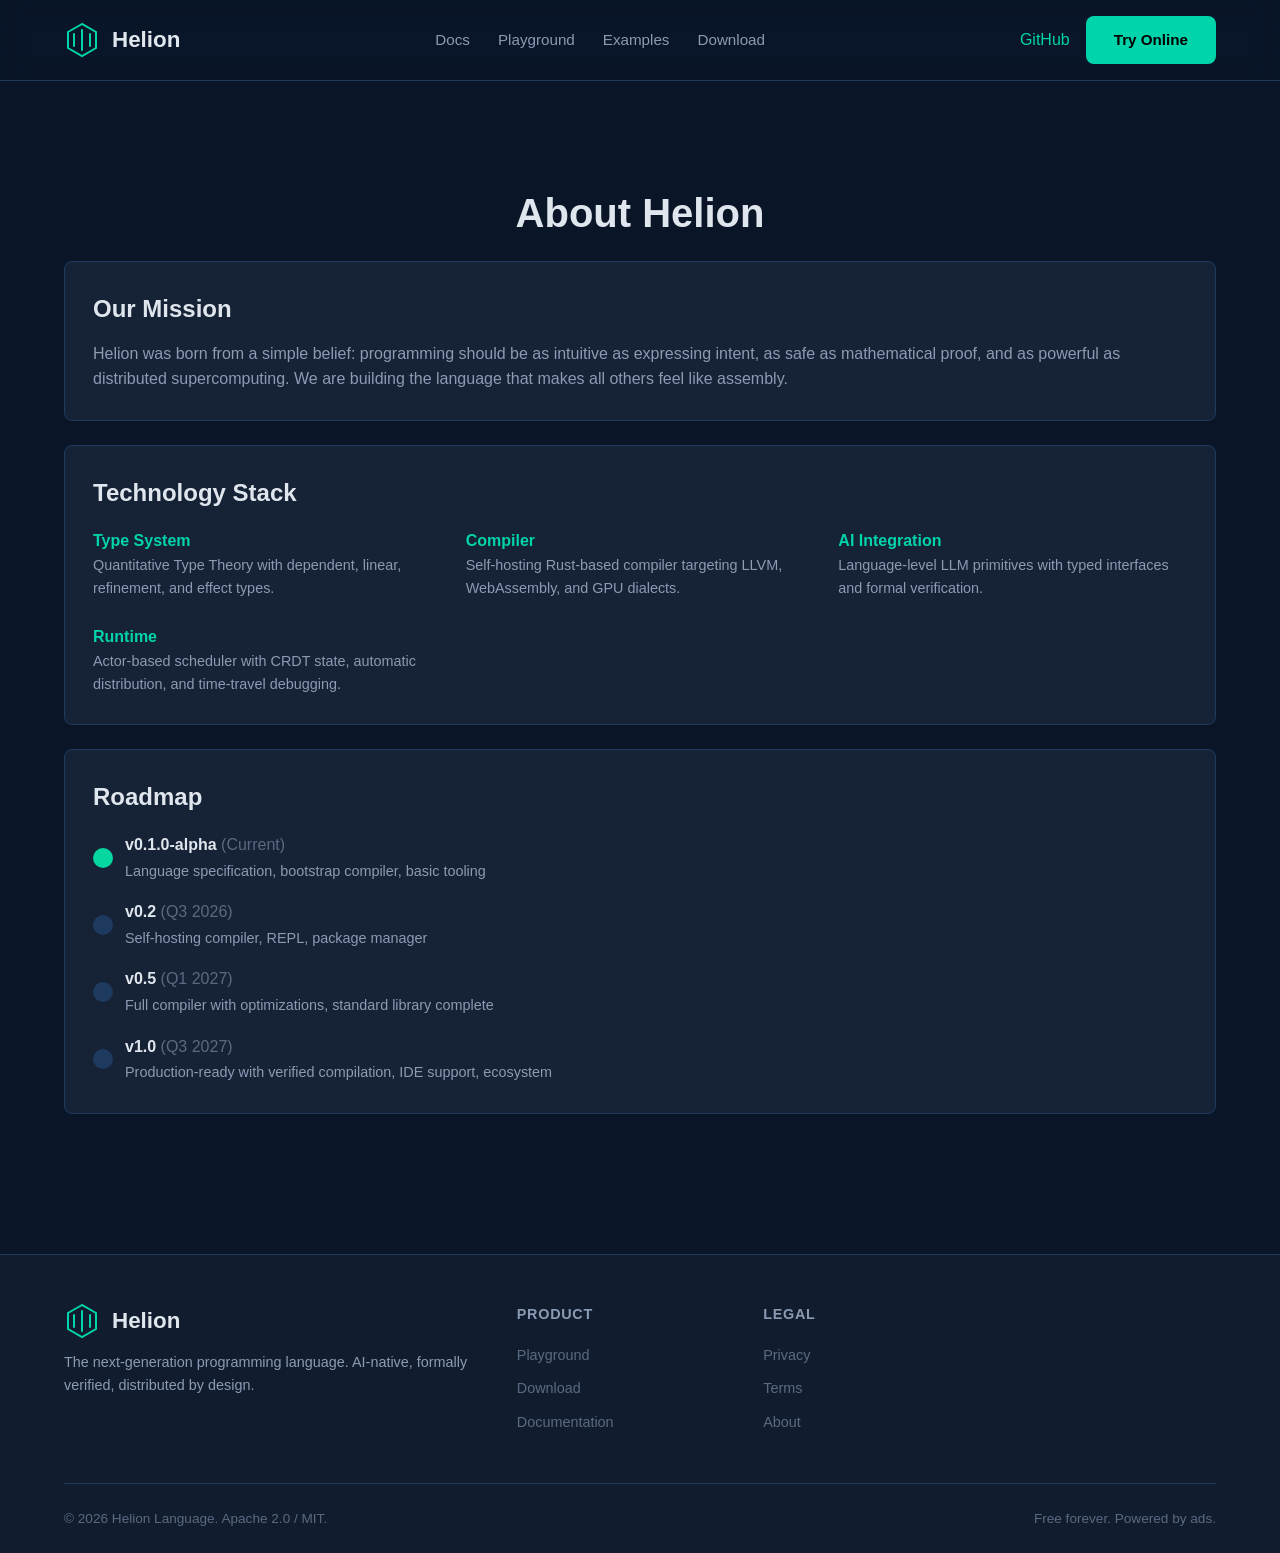
<file: pages/about.html>
<!DOCTYPE html>
<html lang="en">
<head>
<meta charset="UTF-8">
<meta name="viewport" content="width=device-width,initial-scale=1">
<title>About | Helion</title>
<meta name="description" content="Helion - The next-generation programming language.">
<link rel="icon" type="image/svg+xml" href="../img/favicon.svg">
<link rel="stylesheet" href="../css/style.css">
</head>
<body>
<header><div class="container"><nav>
<a href="../index.html" class="logo">
<svg viewBox="0 0 36 36" fill="none" width="36" height="36"><path d="M18 2L4 10v16l14 8 14-8V10L18 2z" stroke="#00d4aa" stroke-width="2"/><path d="M18 8v20M10 12v12m16-12v12" stroke="#00d4aa" stroke-width="2" stroke-linecap="round"/></svg>
Helion
</a>
<ul class="nav-links" id="navLinks">
<li><a href="docs.html">Docs</a></li>
<li><a href="playground.html">Playground</a></li>
<li><a href="examples.html">Examples</a></li>
<li><a href="download.html">Download</a></li>
</ul>
<div class="nav-cta">
<a href="https://github.com/helion-lang/helion" target="_blank" rel="noopener">GitHub</a>
<a href="playground.html" class="btn btn-primary">Try Online</a>
</div>
<button class="mobile-menu-btn" onclick="document.getElementById('navLinks').classList.toggle('active')">&#9776;</button>
</nav></div></header>
<section class="section" style="padding-top:100px;"><div class="container">
<h1 class="section-title">About Helion</h1>
<div class="card" style="margin-bottom:24px;">
<h2>Our Mission</h2>
<p style="color:var(--text-secondary);margin-top:12px;">Helion was born from a simple belief: programming should be as intuitive as expressing intent, as safe as mathematical proof, and as powerful as distributed supercomputing. We are building the language that makes all others feel like assembly.</p>
</div>
<div class="card" style="margin-bottom:24px;">
<h2>Technology Stack</h2>
<div class="grid-2" style="margin-top:16px;">
<div><h4 style="color:var(--accent);">Type System</h4><p style="color:var(--text-secondary);font-size:0.9rem;">Quantitative Type Theory with dependent, linear, refinement, and effect types.</p></div>
<div><h4 style="color:var(--accent);">Compiler</h4><p style="color:var(--text-secondary);font-size:0.9rem;">Self-hosting Rust-based compiler targeting LLVM, WebAssembly, and GPU dialects.</p></div>
<div><h4 style="color:var(--accent);">AI Integration</h4><p style="color:var(--text-secondary);font-size:0.9rem;">Language-level LLM primitives with typed interfaces and formal verification.</p></div>
<div><h4 style="color:var(--accent);">Runtime</h4><p style="color:var(--text-secondary);font-size:0.9rem;">Actor-based scheduler with CRDT state, automatic distribution, and time-travel debugging.</p></div>
</div>
</div>
<div class="card">
<h2>Roadmap</h2>
<div style="margin-top:16px;">
<div style="display:flex;align-items:center;gap:12px;margin-bottom:16px;"><div style="width:20px;height:20px;border-radius:50%;background:var(--success);"></div><div><strong>v0.1.0-alpha</strong> <span style="color:var(--text-muted);">(Current)</span><br><span style="color:var(--text-secondary);font-size:0.9rem;">Language specification, bootstrap compiler, basic tooling</span></div></div>
<div style="display:flex;align-items:center;gap:12px;margin-bottom:16px;"><div style="width:20px;height:20px;border-radius:50%;background:var(--border);"></div><div><strong>v0.2</strong> <span style="color:var(--text-muted);">(Q3 2026)</span><br><span style="color:var(--text-secondary);font-size:0.9rem;">Self-hosting compiler, REPL, package manager</span></div></div>
<div style="display:flex;align-items:center;gap:12px;margin-bottom:16px;"><div style="width:20px;height:20px;border-radius:50%;background:var(--border);"></div><div><strong>v0.5</strong> <span style="color:var(--text-muted);">(Q1 2027)</span><br><span style="color:var(--text-secondary);font-size:0.9rem;">Full compiler with optimizations, standard library complete</span></div></div>
<div style="display:flex;align-items:center;gap:12px;"><div style="width:20px;height:20px;border-radius:50%;background:var(--border);"></div><div><strong>v1.0</strong> <span style="color:var(--text-muted);">(Q3 2027)</span><br><span style="color:var(--text-secondary);font-size:0.9rem;">Production-ready with verified compilation, IDE support, ecosystem</span></div></div>
</div>
</div>
</div></section><footer><div class="container">
<div class="footer-grid">
<div class="footer-brand">
<div class="logo"><svg viewBox="0 0 36 36" fill="none" width="28" height="28"><path d="M18 2L4 10v16l14 8 14-8V10L18 2z" stroke="#00d4aa" stroke-width="2"/><path d="M18 8v20M10 12v12m16-12v12" stroke="#00d4aa" stroke-width="2" stroke-linecap="round"/></svg>Helion</div>
<p>The next-generation programming language. AI-native, formally verified, distributed by design.</p>
</div>
<div class="footer-links"><h4>Product</h4><ul>
<li><a href="playground.html">Playground</a></li><li><a href="download.html">Download</a></li><li><a href="docs.html">Documentation</a></li>
</ul></div>
<div class="footer-links"><h4>Legal</h4><ul>
<li><a href="privacy.html">Privacy</a></li><li><a href="terms.html">Terms</a></li><li><a href="about.html">About</a></li>
</ul></div>
</div>
<div class="footer-bottom">
<span>&copy; 2026 Helion Language. Apache 2.0 / MIT.</span>
<span>Free forever. Powered by ads.</span>
</div>
</div></footer>
<script src="../js/app.js"></script>
</body>
</html>
</file>
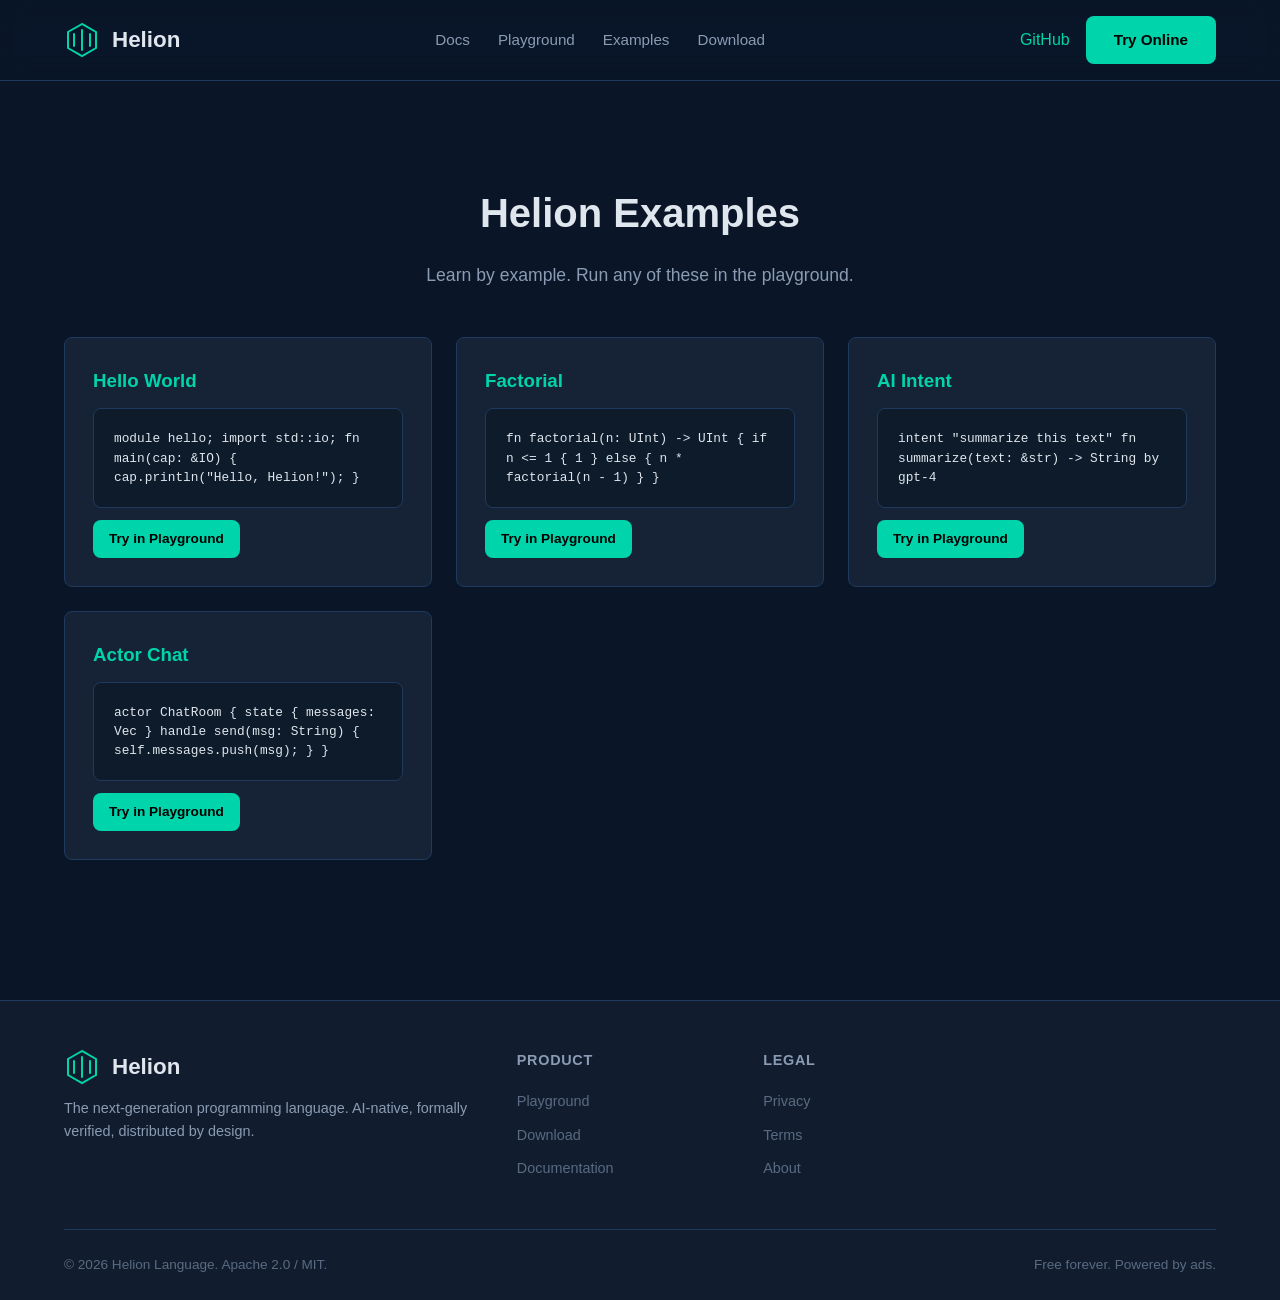
<file: pages/examples.html>
<!DOCTYPE html>
<html lang="en">
<head>
<meta charset="UTF-8">
<meta name="viewport" content="width=device-width,initial-scale=1">
<title>Examples | Helion</title>
<meta name="description" content="Helion - The next-generation programming language.">
<link rel="icon" type="image/svg+xml" href="../img/favicon.svg">
<link rel="stylesheet" href="../css/style.css">
</head>
<body>
<header><div class="container"><nav>
<a href="../index.html" class="logo">
<svg viewBox="0 0 36 36" fill="none" width="36" height="36"><path d="M18 2L4 10v16l14 8 14-8V10L18 2z" stroke="#00d4aa" stroke-width="2"/><path d="M18 8v20M10 12v12m16-12v12" stroke="#00d4aa" stroke-width="2" stroke-linecap="round"/></svg>
Helion
</a>
<ul class="nav-links" id="navLinks">
<li><a href="docs.html">Docs</a></li>
<li><a href="playground.html">Playground</a></li>
<li><a href="examples.html">Examples</a></li>
<li><a href="download.html">Download</a></li>
</ul>
<div class="nav-cta">
<a href="https://github.com/helion-lang/helion" target="_blank" rel="noopener">GitHub</a>
<a href="playground.html" class="btn btn-primary">Try Online</a>
</div>
<button class="mobile-menu-btn" onclick="document.getElementById('navLinks').classList.toggle('active')">&#9776;</button>
</nav></div></header>
<section class="section" style="padding-top:100px;"><div class="container">
<h1 class="section-title">Helion Examples</h1>
<p class="section-subtitle">Learn by example. Run any of these in the playground.</p>
<div class="grid-2">
<div class="card"><h3 style="color:var(--accent);">Hello World</h3><div class="code-block" style="margin:12px 0;font-size:0.8rem;">module hello;
import std::io;
fn main(cap: &IO) {
    cap.println("Hello, Helion!");
}</div><a href="playground.html" class="btn btn-primary" style="padding:8px 16px;font-size:0.85rem;">Try in Playground</a></div>
<div class="card"><h3 style="color:var(--accent);">Factorial</h3><div class="code-block" style="margin:12px 0;font-size:0.8rem;">fn factorial(n: UInt) -> UInt {
    if n <= 1 { 1 }
    else { n * factorial(n - 1) }
}</div><a href="playground.html" class="btn btn-primary" style="padding:8px 16px;font-size:0.85rem;">Try in Playground</a></div>
<div class="card"><h3 style="color:var(--accent);">AI Intent</h3><div class="code-block" style="margin:12px 0;font-size:0.8rem;">intent "summarize this text"
fn summarize(text: &str) -> String
    by gpt-4</div><a href="playground.html" class="btn btn-primary" style="padding:8px 16px;font-size:0.85rem;">Try in Playground</a></div>
<div class="card"><h3 style="color:var(--accent);">Actor Chat</h3><div class="code-block" style="margin:12px 0;font-size:0.8rem;">actor ChatRoom {
    state { messages: Vec<String> }
    handle send(msg: String) {
        self.messages.push(msg);
    }
}</div><a href="playground.html" class="btn btn-primary" style="padding:8px 16px;font-size:0.85rem;">Try in Playground</a></div>
</div>
</div></section><footer><div class="container">
<div class="footer-grid">
<div class="footer-brand">
<div class="logo"><svg viewBox="0 0 36 36" fill="none" width="28" height="28"><path d="M18 2L4 10v16l14 8 14-8V10L18 2z" stroke="#00d4aa" stroke-width="2"/><path d="M18 8v20M10 12v12m16-12v12" stroke="#00d4aa" stroke-width="2" stroke-linecap="round"/></svg>Helion</div>
<p>The next-generation programming language. AI-native, formally verified, distributed by design.</p>
</div>
<div class="footer-links"><h4>Product</h4><ul>
<li><a href="playground.html">Playground</a></li><li><a href="download.html">Download</a></li><li><a href="docs.html">Documentation</a></li>
</ul></div>
<div class="footer-links"><h4>Legal</h4><ul>
<li><a href="privacy.html">Privacy</a></li><li><a href="terms.html">Terms</a></li><li><a href="about.html">About</a></li>
</ul></div>
</div>
<div class="footer-bottom">
<span>&copy; 2026 Helion Language. Apache 2.0 / MIT.</span>
<span>Free forever. Powered by ads.</span>
</div>
</div></footer>
<script src="../js/app.js"></script>
</body>
</html>
</file>
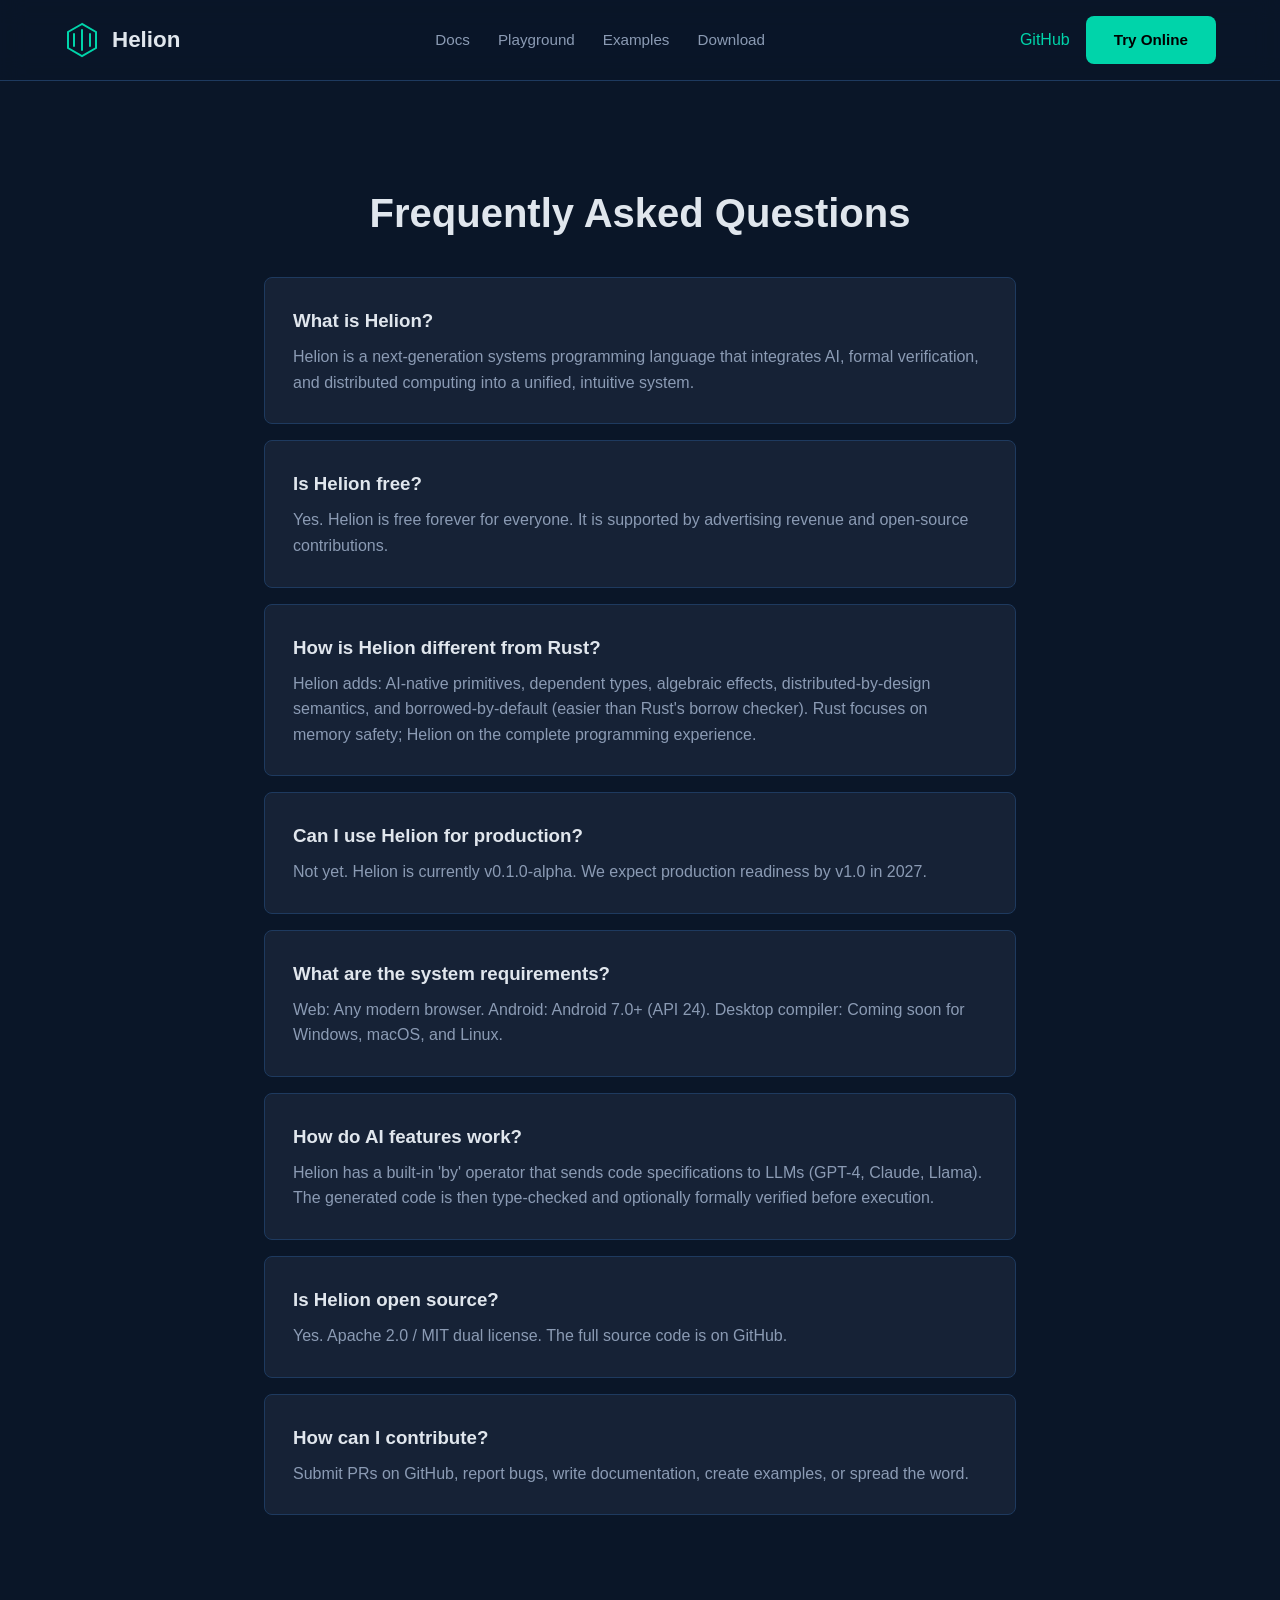
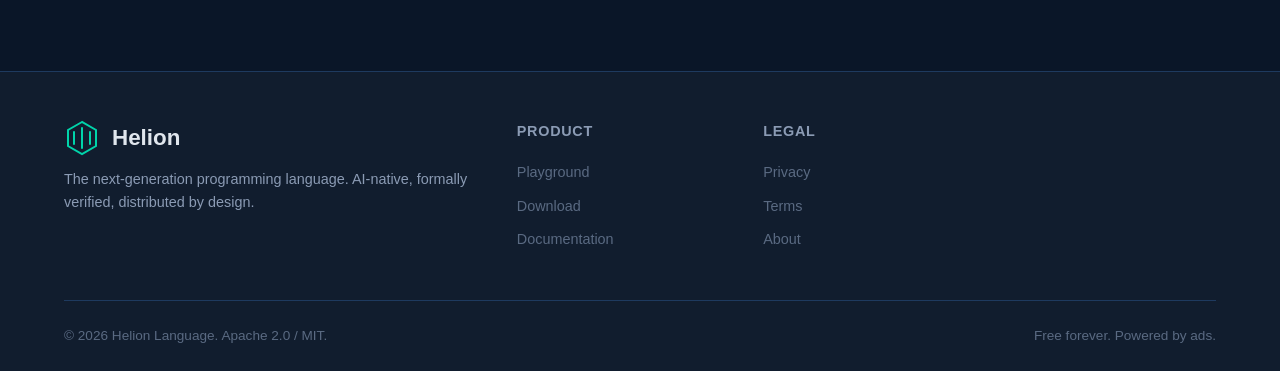
<file: pages/faq.html>
<!DOCTYPE html>
<html lang="en">
<head>
<meta charset="UTF-8">
<meta name="viewport" content="width=device-width,initial-scale=1">
<title>FAQ | Helion</title>
<meta name="description" content="Helion - The next-generation programming language.">
<link rel="icon" type="image/svg+xml" href="../img/favicon.svg">
<link rel="stylesheet" href="../css/style.css">
</head>
<body>
<header><div class="container"><nav>
<a href="../index.html" class="logo">
<svg viewBox="0 0 36 36" fill="none" width="36" height="36"><path d="M18 2L4 10v16l14 8 14-8V10L18 2z" stroke="#00d4aa" stroke-width="2"/><path d="M18 8v20M10 12v12m16-12v12" stroke="#00d4aa" stroke-width="2" stroke-linecap="round"/></svg>
Helion
</a>
<ul class="nav-links" id="navLinks">
<li><a href="docs.html">Docs</a></li>
<li><a href="playground.html">Playground</a></li>
<li><a href="examples.html">Examples</a></li>
<li><a href="download.html">Download</a></li>
</ul>
<div class="nav-cta">
<a href="https://github.com/helion-lang/helion" target="_blank" rel="noopener">GitHub</a>
<a href="playground.html" class="btn btn-primary">Try Online</a>
</div>
<button class="mobile-menu-btn" onclick="document.getElementById('navLinks').classList.toggle('active')">&#9776;</button>
</nav></div></header>
<section class="section" style="padding-top:100px;"><div class="container" style="max-width:800px;">
<h1 class="section-title">Frequently Asked Questions</h1>
<div style="margin-top:32px;">
<div class="card" style="margin-bottom:16px;"><h3>What is Helion?</h3><p style="color:var(--text-secondary);margin-top:8px;">Helion is a next-generation systems programming language that integrates AI, formal verification, and distributed computing into a unified, intuitive system.</p></div>
<div class="card" style="margin-bottom:16px;"><h3>Is Helion free?</h3><p style="color:var(--text-secondary);margin-top:8px;">Yes. Helion is free forever for everyone. It is supported by advertising revenue and open-source contributions.</p></div>
<div class="card" style="margin-bottom:16px;"><h3>How is Helion different from Rust?</h3><p style="color:var(--text-secondary);margin-top:8px;">Helion adds: AI-native primitives, dependent types, algebraic effects, distributed-by-design semantics, and borrowed-by-default (easier than Rust's borrow checker). Rust focuses on memory safety; Helion on the complete programming experience.</p></div>
<div class="card" style="margin-bottom:16px;"><h3>Can I use Helion for production?</h3><p style="color:var(--text-secondary);margin-top:8px;">Not yet. Helion is currently v0.1.0-alpha. We expect production readiness by v1.0 in 2027.</p></div>
<div class="card" style="margin-bottom:16px;"><h3>What are the system requirements?</h3><p style="color:var(--text-secondary);margin-top:8px;">Web: Any modern browser. Android: Android 7.0+ (API 24). Desktop compiler: Coming soon for Windows, macOS, and Linux.</p></div>
<div class="card" style="margin-bottom:16px;"><h3>How do AI features work?</h3><p style="color:var(--text-secondary);margin-top:8px;">Helion has a built-in 'by' operator that sends code specifications to LLMs (GPT-4, Claude, Llama). The generated code is then type-checked and optionally formally verified before execution.</p></div>
<div class="card" style="margin-bottom:16px;"><h3>Is Helion open source?</h3><p style="color:var(--text-secondary);margin-top:8px;">Yes. Apache 2.0 / MIT dual license. The full source code is on GitHub.</p></div>
<div class="card" style="margin-bottom:16px;"><h3>How can I contribute?</h3><p style="color:var(--text-secondary);margin-top:8px;">Submit PRs on GitHub, report bugs, write documentation, create examples, or spread the word.</p></div>
</div>
</div></section><footer><div class="container">
<div class="footer-grid">
<div class="footer-brand">
<div class="logo"><svg viewBox="0 0 36 36" fill="none" width="28" height="28"><path d="M18 2L4 10v16l14 8 14-8V10L18 2z" stroke="#00d4aa" stroke-width="2"/><path d="M18 8v20M10 12v12m16-12v12" stroke="#00d4aa" stroke-width="2" stroke-linecap="round"/></svg>Helion</div>
<p>The next-generation programming language. AI-native, formally verified, distributed by design.</p>
</div>
<div class="footer-links"><h4>Product</h4><ul>
<li><a href="playground.html">Playground</a></li><li><a href="download.html">Download</a></li><li><a href="docs.html">Documentation</a></li>
</ul></div>
<div class="footer-links"><h4>Legal</h4><ul>
<li><a href="privacy.html">Privacy</a></li><li><a href="terms.html">Terms</a></li><li><a href="about.html">About</a></li>
</ul></div>
</div>
<div class="footer-bottom">
<span>&copy; 2026 Helion Language. Apache 2.0 / MIT.</span>
<span>Free forever. Powered by ads.</span>
</div>
</div></footer>
<script src="../js/app.js"></script>
</body>
</html>
</file>
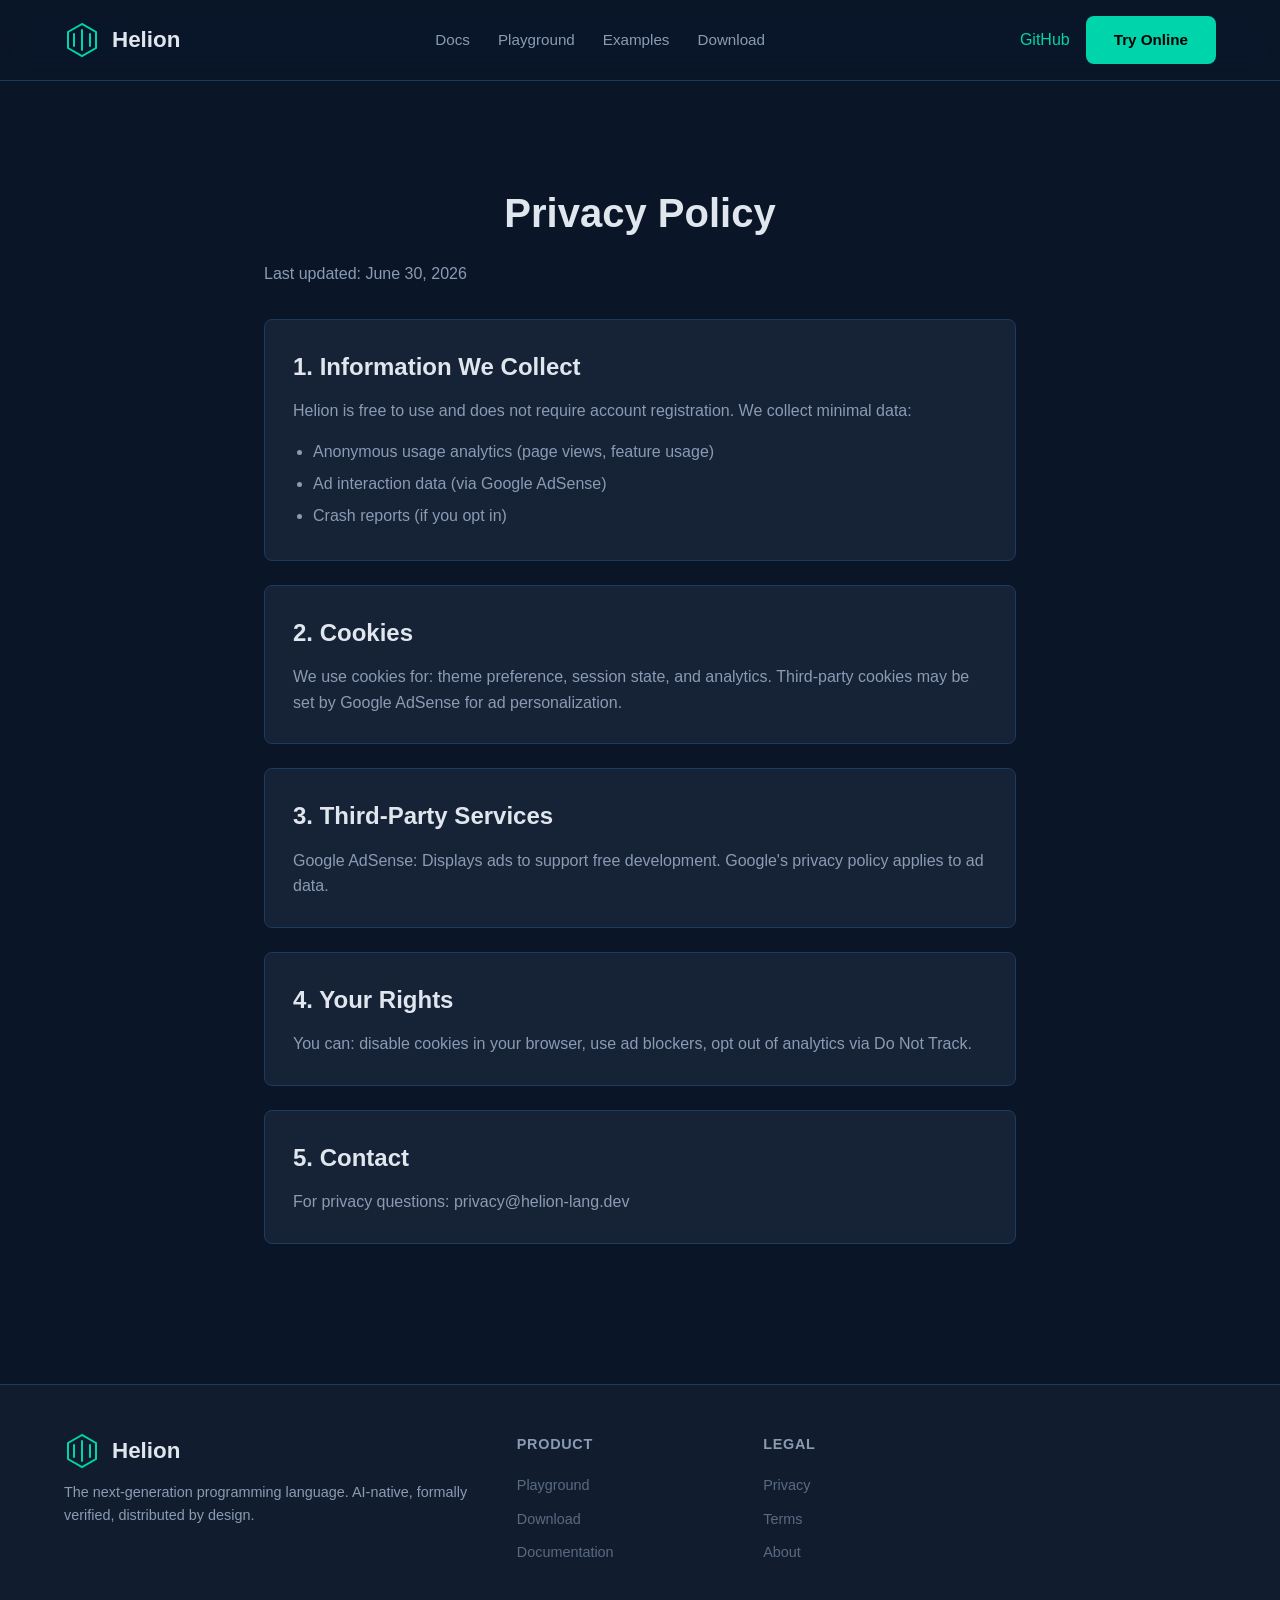
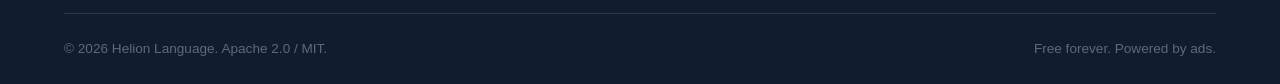
<file: pages/privacy.html>
<!DOCTYPE html>
<html lang="en">
<head>
<meta charset="UTF-8">
<meta name="viewport" content="width=device-width,initial-scale=1">
<title>Privacy Policy | Helion</title>
<meta name="description" content="Helion - The next-generation programming language.">
<link rel="icon" type="image/svg+xml" href="../img/favicon.svg">
<link rel="stylesheet" href="../css/style.css">
</head>
<body>
<header><div class="container"><nav>
<a href="../index.html" class="logo">
<svg viewBox="0 0 36 36" fill="none" width="36" height="36"><path d="M18 2L4 10v16l14 8 14-8V10L18 2z" stroke="#00d4aa" stroke-width="2"/><path d="M18 8v20M10 12v12m16-12v12" stroke="#00d4aa" stroke-width="2" stroke-linecap="round"/></svg>
Helion
</a>
<ul class="nav-links" id="navLinks">
<li><a href="docs.html">Docs</a></li>
<li><a href="playground.html">Playground</a></li>
<li><a href="examples.html">Examples</a></li>
<li><a href="download.html">Download</a></li>
</ul>
<div class="nav-cta">
<a href="https://github.com/helion-lang/helion" target="_blank" rel="noopener">GitHub</a>
<a href="playground.html" class="btn btn-primary">Try Online</a>
</div>
<button class="mobile-menu-btn" onclick="document.getElementById('navLinks').classList.toggle('active')">&#9776;</button>
</nav></div></header>
<section class="section" style="padding-top:100px;"><div class="container" style="max-width:800px;">
<h1 class="section-title">Privacy Policy</h1>
<p style="color:var(--text-secondary);margin-bottom:32px;">Last updated: June 30, 2026</p>
<div class="card" style="margin-bottom:24px;"><h2>1. Information We Collect</h2>
<p style="color:var(--text-secondary);margin-top:12px;">Helion is free to use and does not require account registration. We collect minimal data:</p>
<ul style="color:var(--text-secondary);margin-top:12px;padding-left:20px;line-height:2;">
<li>Anonymous usage analytics (page views, feature usage)</li>
<li>Ad interaction data (via Google AdSense)</li>
<li>Crash reports (if you opt in)</li>
</ul></div>
<div class="card" style="margin-bottom:24px;"><h2>2. Cookies</h2>
<p style="color:var(--text-secondary);margin-top:12px;">We use cookies for: theme preference, session state, and analytics. Third-party cookies may be set by Google AdSense for ad personalization.</p></div>
<div class="card" style="margin-bottom:24px;"><h2>3. Third-Party Services</h2>
<p style="color:var(--text-secondary);margin-top:12px;">Google AdSense: Displays ads to support free development. Google's privacy policy applies to ad data.</p></div>
<div class="card" style="margin-bottom:24px;"><h2>4. Your Rights</h2>
<p style="color:var(--text-secondary);margin-top:12px;">You can: disable cookies in your browser, use ad blockers, opt out of analytics via Do Not Track.</p></div>
<div class="card"><h2>5. Contact</h2>
<p style="color:var(--text-secondary);margin-top:12px;">For privacy questions: privacy@helion-lang.dev</p></div>
</div></section><footer><div class="container">
<div class="footer-grid">
<div class="footer-brand">
<div class="logo"><svg viewBox="0 0 36 36" fill="none" width="28" height="28"><path d="M18 2L4 10v16l14 8 14-8V10L18 2z" stroke="#00d4aa" stroke-width="2"/><path d="M18 8v20M10 12v12m16-12v12" stroke="#00d4aa" stroke-width="2" stroke-linecap="round"/></svg>Helion</div>
<p>The next-generation programming language. AI-native, formally verified, distributed by design.</p>
</div>
<div class="footer-links"><h4>Product</h4><ul>
<li><a href="playground.html">Playground</a></li><li><a href="download.html">Download</a></li><li><a href="docs.html">Documentation</a></li>
</ul></div>
<div class="footer-links"><h4>Legal</h4><ul>
<li><a href="privacy.html">Privacy</a></li><li><a href="terms.html">Terms</a></li><li><a href="about.html">About</a></li>
</ul></div>
</div>
<div class="footer-bottom">
<span>&copy; 2026 Helion Language. Apache 2.0 / MIT.</span>
<span>Free forever. Powered by ads.</span>
</div>
</div></footer>
<script src="../js/app.js"></script>
</body>
</html>
</file>
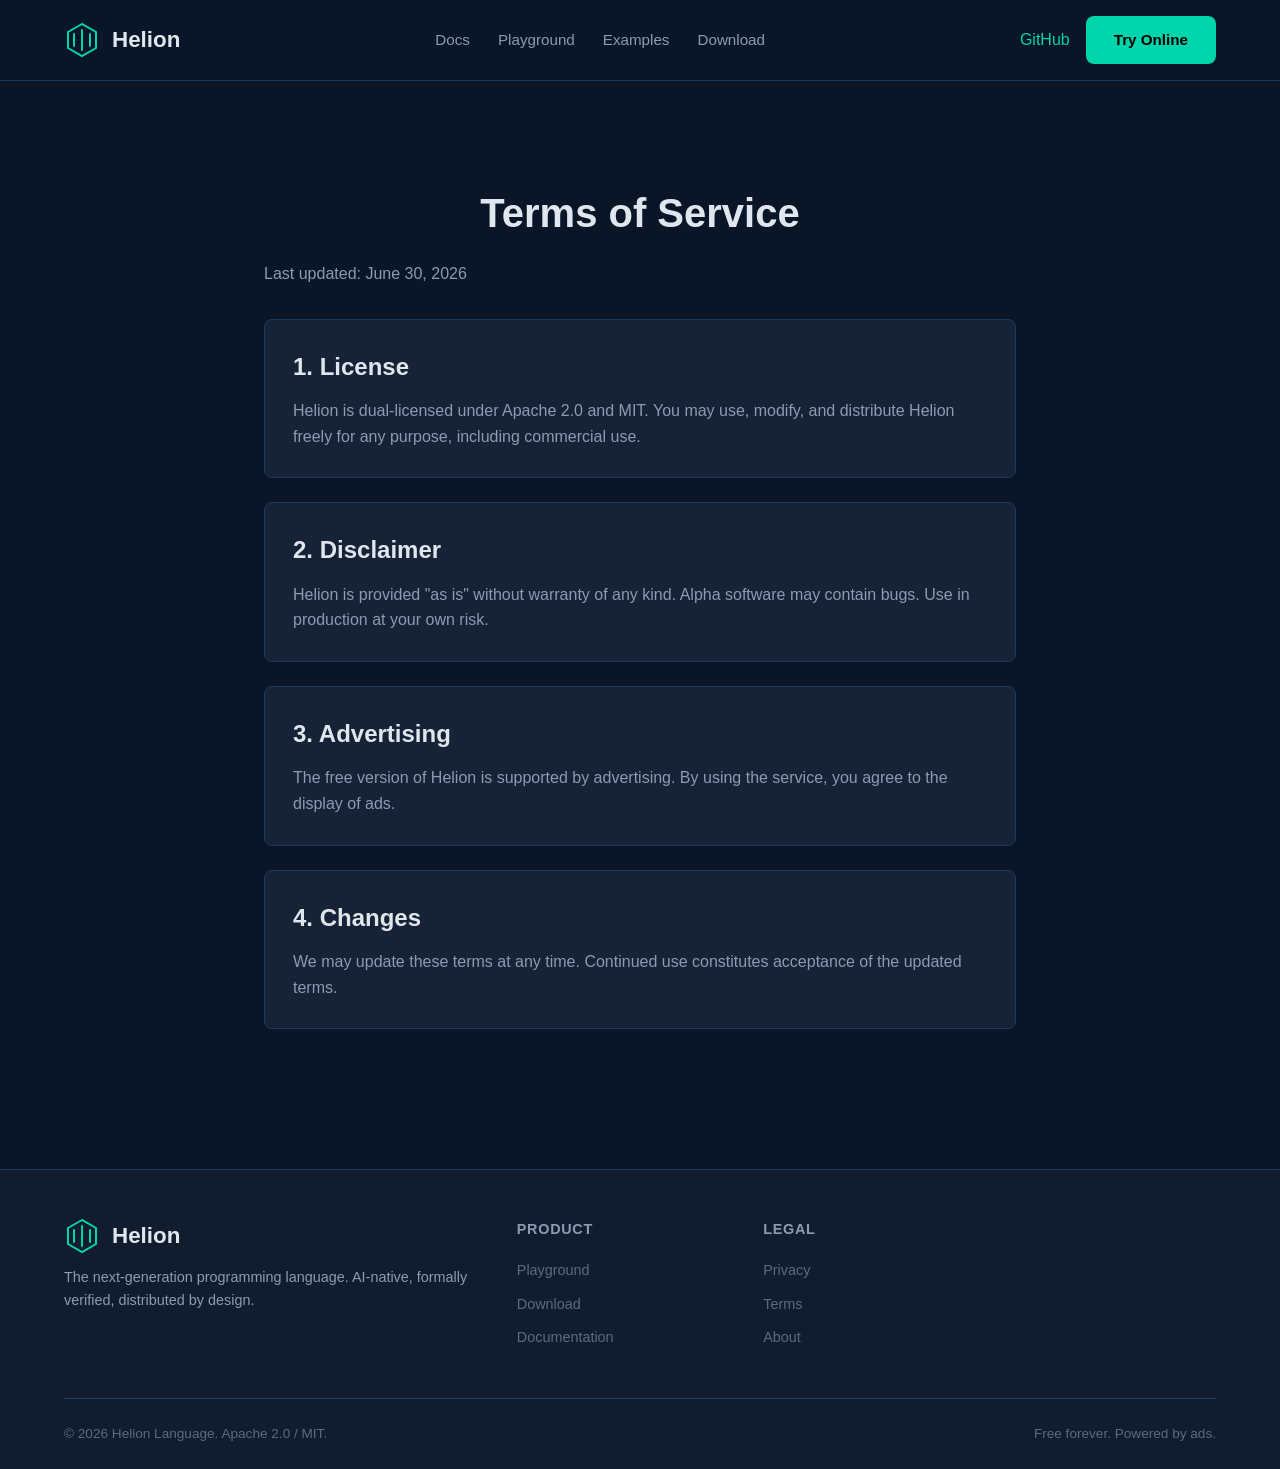
<file: pages/terms.html>
<!DOCTYPE html>
<html lang="en">
<head>
<meta charset="UTF-8">
<meta name="viewport" content="width=device-width,initial-scale=1">
<title>Terms of Service | Helion</title>
<meta name="description" content="Helion - The next-generation programming language.">
<link rel="icon" type="image/svg+xml" href="../img/favicon.svg">
<link rel="stylesheet" href="../css/style.css">
</head>
<body>
<header><div class="container"><nav>
<a href="../index.html" class="logo">
<svg viewBox="0 0 36 36" fill="none" width="36" height="36"><path d="M18 2L4 10v16l14 8 14-8V10L18 2z" stroke="#00d4aa" stroke-width="2"/><path d="M18 8v20M10 12v12m16-12v12" stroke="#00d4aa" stroke-width="2" stroke-linecap="round"/></svg>
Helion
</a>
<ul class="nav-links" id="navLinks">
<li><a href="docs.html">Docs</a></li>
<li><a href="playground.html">Playground</a></li>
<li><a href="examples.html">Examples</a></li>
<li><a href="download.html">Download</a></li>
</ul>
<div class="nav-cta">
<a href="https://github.com/helion-lang/helion" target="_blank" rel="noopener">GitHub</a>
<a href="playground.html" class="btn btn-primary">Try Online</a>
</div>
<button class="mobile-menu-btn" onclick="document.getElementById('navLinks').classList.toggle('active')">&#9776;</button>
</nav></div></header>
<section class="section" style="padding-top:100px;"><div class="container" style="max-width:800px;">
<h1 class="section-title">Terms of Service</h1>
<p style="color:var(--text-secondary);margin-bottom:32px;">Last updated: June 30, 2026</p>
<div class="card" style="margin-bottom:24px;"><h2>1. License</h2>
<p style="color:var(--text-secondary);margin-top:12px;">Helion is dual-licensed under Apache 2.0 and MIT. You may use, modify, and distribute Helion freely for any purpose, including commercial use.</p></div>
<div class="card" style="margin-bottom:24px;"><h2>2. Disclaimer</h2>
<p style="color:var(--text-secondary);margin-top:12px;">Helion is provided "as is" without warranty of any kind. Alpha software may contain bugs. Use in production at your own risk.</p></div>
<div class="card" style="margin-bottom:24px;"><h2>3. Advertising</h2>
<p style="color:var(--text-secondary);margin-top:12px;">The free version of Helion is supported by advertising. By using the service, you agree to the display of ads.</p></div>
<div class="card"><h2>4. Changes</h2>
<p style="color:var(--text-secondary);margin-top:12px;">We may update these terms at any time. Continued use constitutes acceptance of the updated terms.</p></div>
</div></section><footer><div class="container">
<div class="footer-grid">
<div class="footer-brand">
<div class="logo"><svg viewBox="0 0 36 36" fill="none" width="28" height="28"><path d="M18 2L4 10v16l14 8 14-8V10L18 2z" stroke="#00d4aa" stroke-width="2"/><path d="M18 8v20M10 12v12m16-12v12" stroke="#00d4aa" stroke-width="2" stroke-linecap="round"/></svg>Helion</div>
<p>The next-generation programming language. AI-native, formally verified, distributed by design.</p>
</div>
<div class="footer-links"><h4>Product</h4><ul>
<li><a href="playground.html">Playground</a></li><li><a href="download.html">Download</a></li><li><a href="docs.html">Documentation</a></li>
</ul></div>
<div class="footer-links"><h4>Legal</h4><ul>
<li><a href="privacy.html">Privacy</a></li><li><a href="terms.html">Terms</a></li><li><a href="about.html">About</a></li>
</ul></div>
</div>
<div class="footer-bottom">
<span>&copy; 2026 Helion Language. Apache 2.0 / MIT.</span>
<span>Free forever. Powered by ads.</span>
</div>
</div></footer>
<script src="../js/app.js"></script>
</body>
</html>
</file>
<file: css/style.css>
:root {
  --bg-primary: #0a1628; --bg-secondary: #111d2e; --bg-card: #162236;
  --bg-hover: #1a2d4a; --accent: #00d4aa; --accent-light: #33e0bb;
  --accent-dark: #00a884; --text-primary: #e0e6ed; --text-secondary: #8b9bb4;
  --text-muted: #5a6a82; --border: #1e3a5f; --error: #ff6b6b;
  --warning: #ffd166; --success: #06d6a0; --code-bg: #0d1b2a;
  --font-body: 'Inter',-apple-system,BlinkMacSystemFont,'Segoe UI',Roboto,sans-serif;
  --font-mono: 'Fira Code','SF Mono',Monaco,'Cascadia Code',monospace;
  --radius: 8px; --shadow: 0 4px 24px rgba(0,0,0,0.4);
  --shadow-lg: 0 8px 48px rgba(0,0,0,0.5);
  --transition: all 0.25s cubic-bezier(0.4,0,0.2,1);
}
* { margin:0; padding:0; box-sizing:border-box; }
html { scroll-behavior:smooth; }
body { font-family:var(--font-body); background:var(--bg-primary); color:var(--text-primary);
  line-height:1.6; min-height:100vh; -webkit-font-smoothing:antialiased; }
a { color:var(--accent); text-decoration:none; transition:var(--transition); }
a:hover { color:var(--accent-light); }
::selection { background:var(--accent-dark); color:#fff; }
.container { max-width:1200px; margin:0 auto; padding:0 24px; }
.btn { display:inline-flex; align-items:center; gap:8px; padding:12px 28px;
  border-radius:var(--radius); font-weight:600; font-size:0.95rem; cursor:pointer;
  border:none; transition:var(--transition); }
.btn-primary { background:var(--accent); color:#000; }
.btn-primary:hover { background:var(--accent-light); transform:translateY(-2px);
  box-shadow:0 4px 20px rgba(0,212,170,0.3); }
.btn-secondary { background:transparent; color:var(--accent); border:2px solid var(--accent); }
.btn-secondary:hover { background:var(--accent); color:#000; }
.btn-lg { padding:14px 36px; font-size:1.1rem; }
.section { padding:80px 0; }
.section-title { font-size:2.5rem; font-weight:800; margin-bottom:16px; text-align:center; }
.section-subtitle { font-size:1.1rem; color:var(--text-secondary); text-align:center;
  max-width:640px; margin:0 auto 48px; }
.card { background:var(--bg-card); border:1px solid var(--border); border-radius:var(--radius);
  padding:28px; transition:var(--transition); }
.card:hover { border-color:var(--accent-dark); transform:translateY(-4px); box-shadow:var(--shadow-lg); }
.grid-2 { display:grid; grid-template-columns:repeat(auto-fit,minmax(320px,1fr)); gap:24px; }
.grid-3 { display:grid; grid-template-columns:repeat(auto-fit,minmax(280px,1fr)); gap:24px; }
.grid-4 { display:grid; grid-template-columns:repeat(auto-fit,minmax(220px,1fr)); gap:20px; }
header { position:sticky; top:0; z-index:100; background:rgba(10,22,40,0.85);
  backdrop-filter:blur(12px); border-bottom:1px solid var(--border); }
nav { display:flex; align-items:center; justify-content:space-between; padding:16px 0; }
.logo { display:flex; align-items:center; gap:12px; font-size:1.4rem; font-weight:800; color:var(--text-primary); }
.logo svg { width:36px; height:36px; }
.nav-links { display:flex; align-items:center; gap:28px; list-style:none; }
.nav-links a { color:var(--text-secondary); font-weight:500; font-size:0.95rem; }
.nav-links a:hover { color:var(--accent); }
.nav-cta { display:flex; align-items:center; gap:16px; }
footer { background:var(--bg-secondary); border-top:1px solid var(--border);
  padding:48px 0 24px; margin-top:60px; }
.footer-grid { display:grid; grid-template-columns:2fr 1fr 1fr 1fr; gap:40px; margin-bottom:40px; }
.footer-brand p { color:var(--text-secondary); margin-top:12px; font-size:0.9rem; }
.footer-links h4 { font-size:0.9rem; text-transform:uppercase; letter-spacing:0.05em;
  margin-bottom:16px; color:var(--text-secondary); }
.footer-links ul { list-style:none; }
.footer-links li { margin-bottom:8px; }
.footer-links a { color:var(--text-muted); font-size:0.9rem; }
.footer-links a:hover { color:var(--accent); }
.footer-bottom { border-top:1px solid var(--border); padding-top:24px;
  display:flex; justify-content:space-between; color:var(--text-muted); font-size:0.85rem; }
.code-block { background:var(--code-bg); border:1px solid var(--border); border-radius:var(--radius);
  padding:20px; font-family:var(--font-mono); font-size:0.9rem; overflow-x:auto; line-height:1.5; }
.code-block .kw { color:#ff79c6; } .code-block .type { color:#8be9fd; }
.code-block .str { color:#f1fa8c; } .code-block .num { color:#bd93f9; }
.code-block .cm { color:#6272a4; } .code-block .fn { color:#50fa7b; }
.mobile-menu-btn { display:none; background:none; border:none; color:var(--text-primary);
  font-size:1.5rem; cursor:pointer; }
.ad-slot { margin:24px 0; text-align:center; min-height:90px; background:var(--bg-card);
  border:1px dashed var(--border); border-radius:var(--radius); display:flex;
  align-items:center; justify-content:center; color:var(--text-muted); font-size:0.85rem; }
@media(max-width:768px) {
  .nav-links { display:none; position:absolute; top:100%; left:0; right:0; background:var(--bg-secondary);
    flex-direction:column; padding:20px; border-bottom:1px solid var(--border); }
  .nav-links.active { display:flex; }
  .mobile-menu-btn { display:block; }
  .footer-grid { grid-template-columns:1fr; gap:24px; }
  .section-title { font-size:1.8rem; }
  .grid-2,.grid-3,.grid-4 { grid-template-columns:1fr; }
}
</file>
